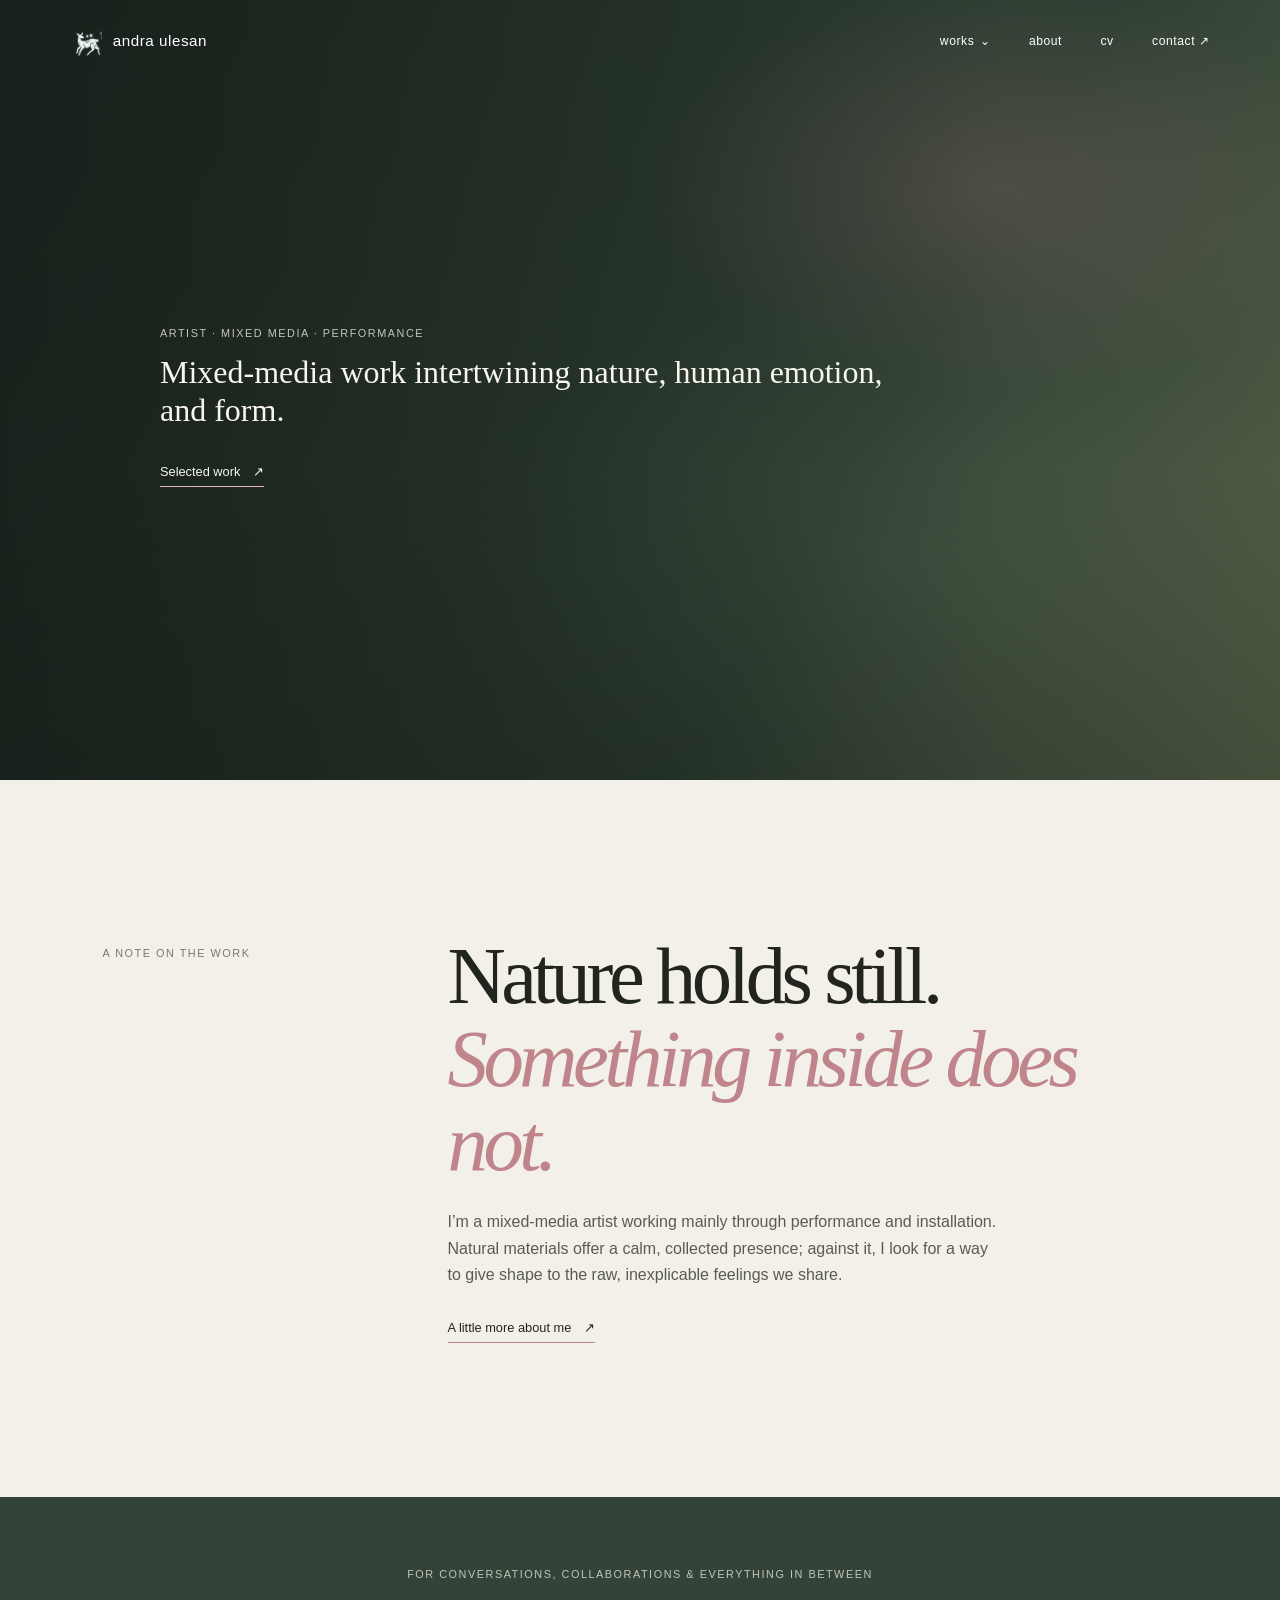
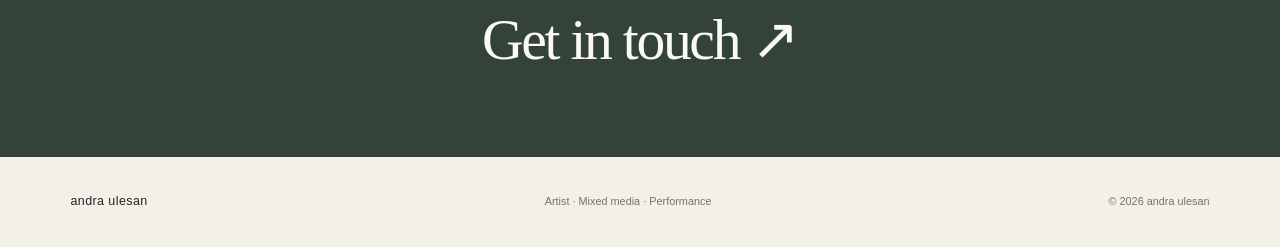
<file: index.html>
<!DOCTYPE html>
<html lang="en">
<head>
  <meta charset="UTF-8">
  <meta name="viewport" content="width=device-width, initial-scale=1">
  <meta name="description" content="Andra Ulesan is a mixed-media artist working with performance, installation, and natural materials.">
  <title>andra ulesan — artist &amp; maker</title>
  <link rel="stylesheet" href="style.css">
</head>
<body>

<nav class="site-nav site-nav-over-hero" aria-label="Main navigation">
  <a class="brand" href="index.html" aria-label="andra ulesan — home"><img class="brand-icon" src="media/fawn-logo-transparent.png" alt=""><span class="brand-name">andra ulesan</span></a>
  <ul>
    <li class="works-nav-item">
      <details class="works-dropdown">
        <summary>works</summary>
        <ul class="works-menu">
          <li><a href="projects.html">All works</a></li>
          <li><a href="painting.html">Painting</a></li>
          <li><a href="printmaking-drawing.html">Printmaking and Drawing</a></li>
          <li><a href="installation-performance.html">Installation and Performance</a></li>
          <li><a href="mixed-media.html">Mixed Media</a></li>
        </ul>
      </details>
    </li>
    <li><a href="about.html">about</a></li>
    <li><a href="cv.html">cv</a></li>
    <li><a href="contact.html">contact <span aria-hidden="true">↗</span></a></li>
  </ul>
</nav>

<header class="hero">
  <video class="hero-video" autoplay muted loop playsinline aria-hidden="true">
    <source src="media/branches-banner.mp4" type="video/mp4">
  </video>
  <div class="hero-shade"></div>
  <div class="hero-content">
    <p class="eyebrow">Artist · mixed media · performance</p>
    <p class="hero-line">Mixed-media work intertwining nature, human emotion, and form.</p>
    <a class="text-link text-link-light" href="projects.html">Selected work <span aria-hidden="true">↗</span></a>
  </div>
</header>

<main>
  <section class="statement section-shell">
    <p class="eyebrow section-label">A note on the work</p>
    <div class="statement-copy">
      <h2>Nature holds still.<br><em>Something inside does not.</em></h2>
      <p>I’m a mixed-media artist working mainly through performance and installation. Natural materials offer a calm, collected presence; against it, I look for a way to give shape to the raw, inexplicable feelings we share.</p>
      <a class="text-link" href="about.html">A little more about me <span aria-hidden="true">↗</span></a>
    </div>
  </section>

  <section class="closing-note">
    <p class="eyebrow">For conversations, collaborations &amp; everything in between</p>
    <a href="contact.html">Get in touch <span aria-hidden="true">↗</span></a>
  </section>
</main>

<footer class="site-footer"><a class="footer-name" href="index.html">andra ulesan</a><span>Artist · Mixed media · Performance</span><span>&copy; 2026 andra ulesan</span></footer>

</body>
</html>
</file>
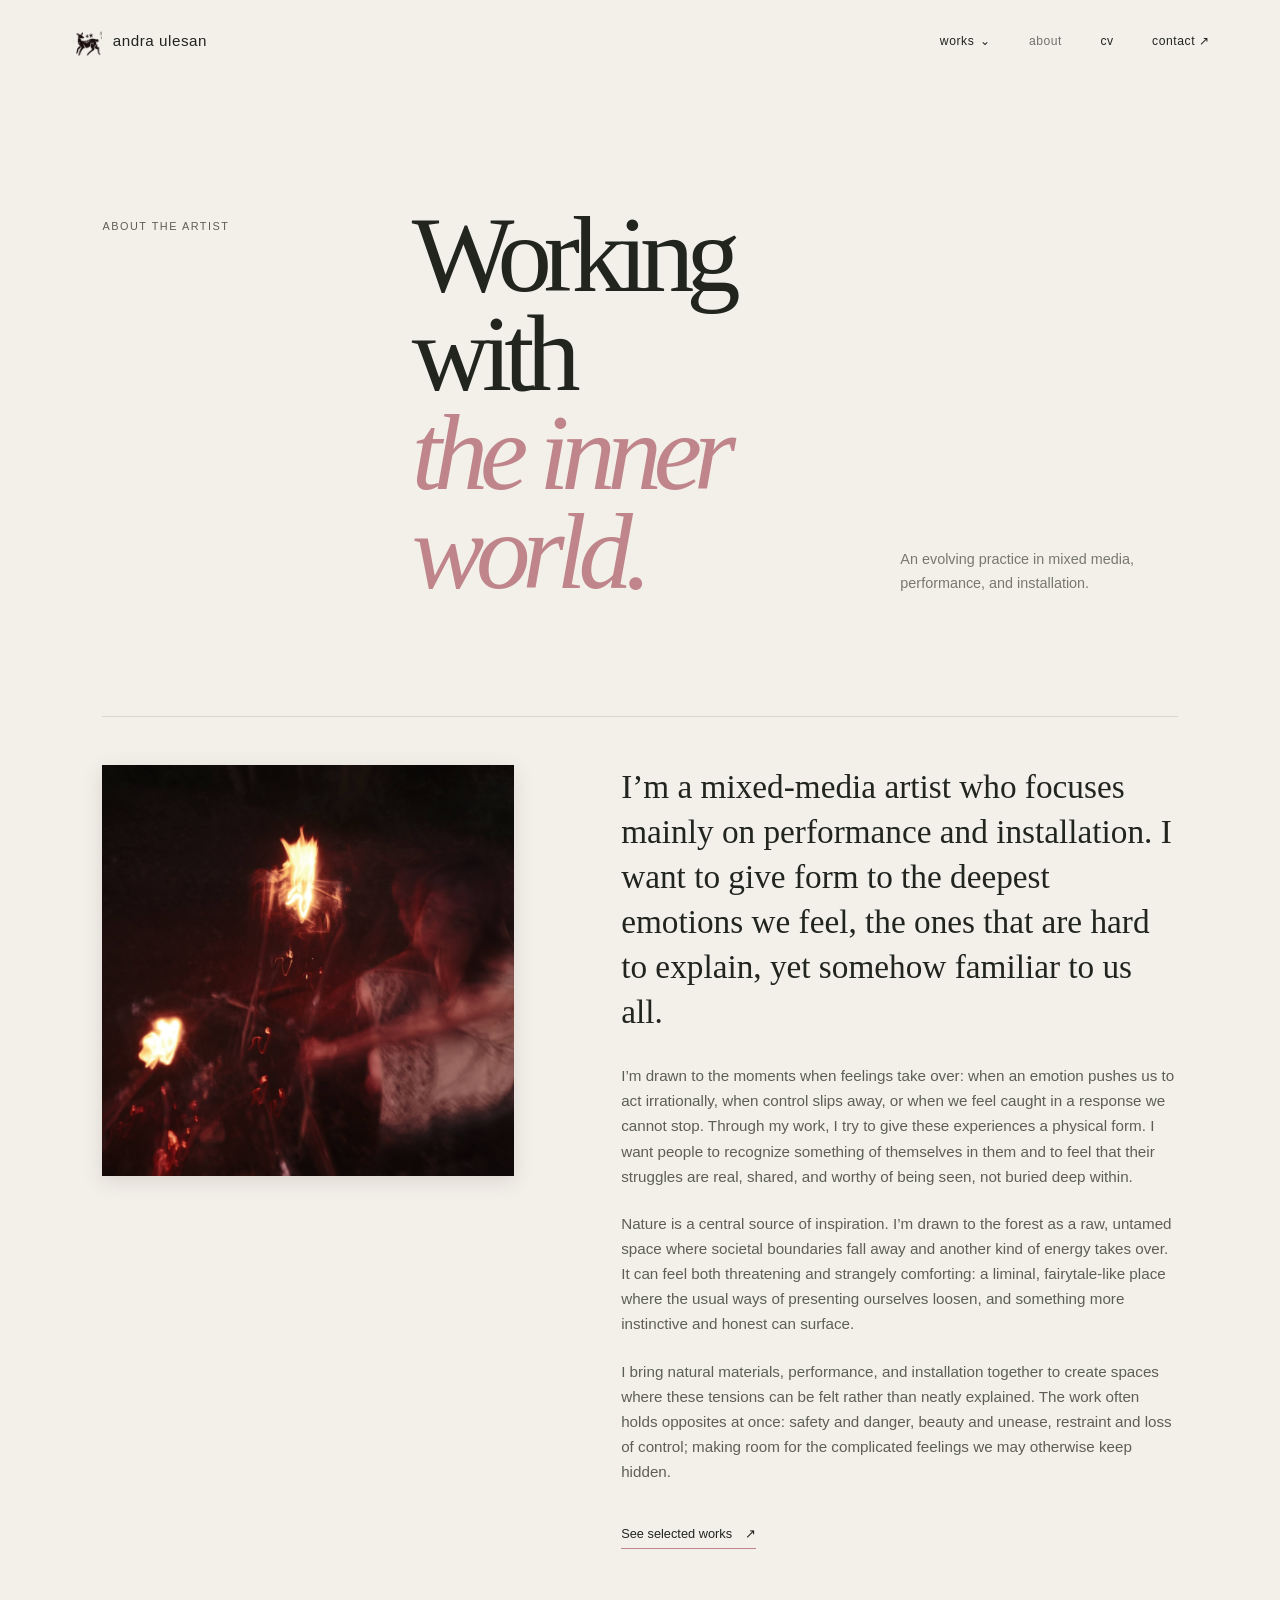
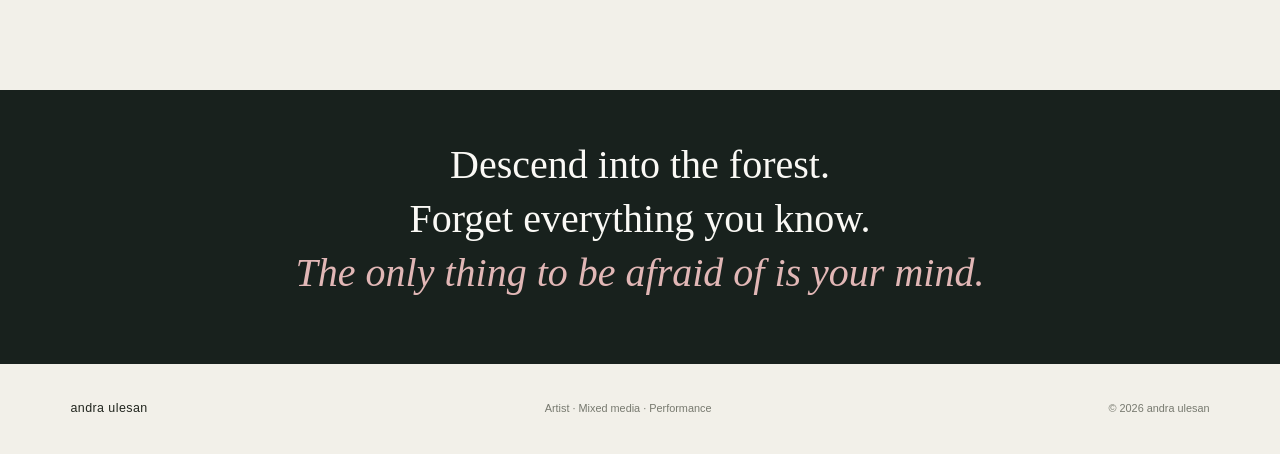
<file: about.html>
<!DOCTYPE html>
<html lang="en">
<head>
  <meta charset="UTF-8">
  <meta name="viewport" content="width=device-width, initial-scale=1">
  <meta name="description" content="About Andra Ulesan and an artistic practice exploring emotional intensity, performance, and the untamed energy of nature.">
  <title>About — andra ulesan</title>
  <link rel="stylesheet" href="style.css">
</head>
<body class="forest-descent-page">

<nav class="site-nav" aria-label="Main navigation">
  <a class="brand" href="index.html" aria-label="andra ulesan — home"><img class="brand-icon" src="media/fawn-logo-transparent.png" alt=""><span class="brand-name">andra ulesan</span></a>
  <ul>
    <li class="works-nav-item">
      <details class="works-dropdown">
        <summary>works</summary>
        <ul class="works-menu">
          <li><a href="projects.html">All works</a></li>
          <li><a href="painting.html">Painting</a></li>
          <li><a href="printmaking-drawing.html">Printmaking and Drawing</a></li>
          <li><a href="installation-performance.html">Installation and Performance</a></li>
          <li><a href="mixed-media.html">Mixed Media</a></li>
        </ul>
      </details>
    </li>
    <li><a href="about.html" aria-current="page">about</a></li>
    <li><a href="cv.html">cv</a></li>
    <li><a href="contact.html">contact <span aria-hidden="true">↗</span></a></li>
  </ul>
</nav>

<main class="page-main">
  <header class="page-intro">
    <p class="eyebrow">About the artist</p>
    <h1>Working with<br><em>the inner world.</em></h1>
    <p class="page-deck">An evolving practice in mixed media, performance, and installation.</p>
  </header>

  <section class="about-layout">
    <figure class="about-portrait">
      <img src="media/Photoshoots/IMG-20260605-WA0065.jpg" alt="Andra among branches in a firelit forest, from the Creature of The Woods photoshoot." loading="lazy">
    </figure>
    <div class="about-copy">
      <p class="about-lead">I’m a mixed-media artist who focuses mainly on performance and installation. I want to give form to the deepest emotions we feel, the ones that are hard to explain, yet somehow familiar to us all.</p>
      <p>I’m drawn to the moments when feelings take over: when an emotion pushes us to act irrationally, when control slips away, or when we feel caught in a response we cannot stop. Through my work, I try to give these experiences a physical form. I want people to recognize something of themselves in them and to feel that their struggles are real, shared, and worthy of being seen, not buried deep within.</p>
      <p>Nature is a central source of inspiration. I’m drawn to the forest as a raw, untamed space where societal boundaries fall away and another kind of energy takes over. It can feel both threatening and strangely comforting: a liminal, fairytale-like place where the usual ways of presenting ourselves loosen, and something more instinctive and honest can surface.</p>
      <p>I bring natural materials, performance, and installation together to create spaces where these tensions can be felt rather than neatly explained. The work often holds opposites at once: safety and danger, beauty and unease, restraint and loss of control; making room for the complicated feelings we may otherwise keep hidden.</p>
      <a class="text-link" href="projects.html">See selected works <span aria-hidden="true">↗</span></a>
    </div>
  </section>
</main>

<section class="closing-note">
  <p class="forest-slogan">Descend into the forest.<br>Forget everything you know.<br><em>The only thing to be afraid of is your mind.</em></p>
</section>
<footer class="site-footer"><a class="footer-name" href="index.html">andra ulesan</a><span>Artist · Mixed media · Performance</span><span>&copy; 2026 andra ulesan</span></footer>

<script>
  (() => {
    let framePending = false;

    const updateForestDescent = () => {
      const scrollableDistance = document.documentElement.scrollHeight - window.innerHeight;
      const progress = scrollableDistance > 0 ? Math.min(window.scrollY / scrollableDistance, 1) : 0;
      document.body.style.setProperty("--forest-descent", `${(progress * 100).toFixed(1)}%`);
      framePending = false;
    };

    window.addEventListener("scroll", () => {
      if (!framePending) {
        window.requestAnimationFrame(updateForestDescent);
        framePending = true;
      }
    }, { passive: true });
    window.addEventListener("resize", updateForestDescent);
    updateForestDescent();
  })();
</script>

</body>
</html>
</file>
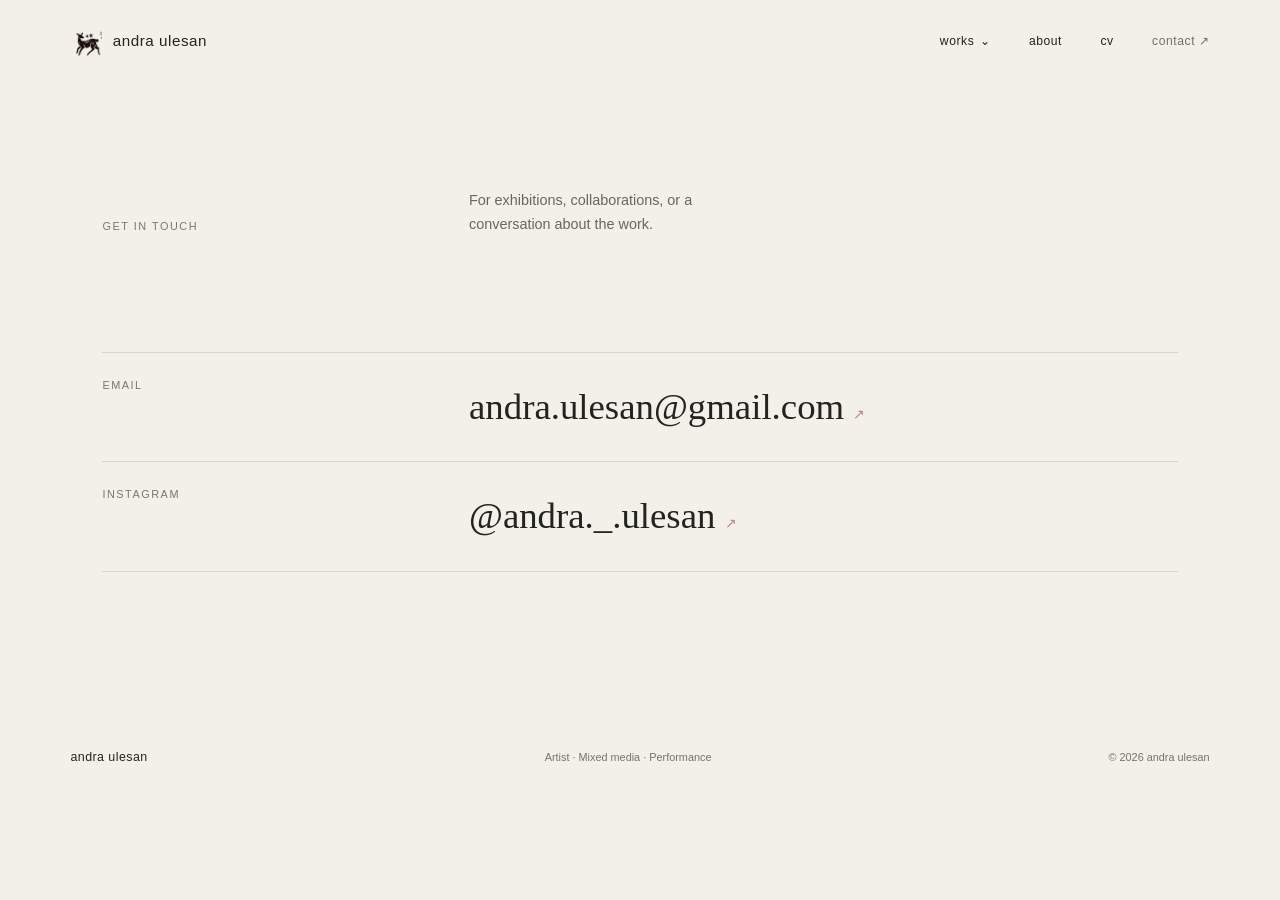
<file: contact.html>
<!DOCTYPE html>
<html lang="en">
<head>
  <meta charset="UTF-8">
  <meta name="viewport" content="width=device-width, initial-scale=1">
  <meta name="description" content="Contact Andra Ulesan about exhibitions, collaborations, and projects.">
  <title>Contact — andra ulesan</title>
  <link rel="stylesheet" href="style.css">
</head>
<body>

<nav class="site-nav" aria-label="Main navigation">
  <a class="brand" href="index.html" aria-label="andra ulesan — home"><img class="brand-icon" src="media/fawn-logo-transparent.png" alt=""><span class="brand-name">andra ulesan</span></a>
  <ul>
    <li class="works-nav-item">
      <details class="works-dropdown">
        <summary>works</summary>
        <ul class="works-menu">
          <li><a href="projects.html">All works</a></li>
          <li><a href="painting.html">Painting</a></li>
          <li><a href="printmaking-drawing.html">Printmaking and Drawing</a></li>
          <li><a href="installation-performance.html">Installation and Performance</a></li>
          <li><a href="mixed-media.html">Mixed Media</a></li>
        </ul>
      </details>
    </li>
    <li><a href="about.html">about</a></li>
    <li><a href="cv.html">cv</a></li>
    <li><a href="contact.html" aria-current="page">contact <span aria-hidden="true">↗</span></a></li>
  </ul>
</nav>

<main class="page-main contact-page">
  <header class="page-intro">
    <p class="eyebrow">Get in touch</p>
    <p class="page-deck">For exhibitions, collaborations, or a conversation about the work.</p>
  </header>
  <div class="contact-links">
    <a href="mailto:andra.ulesan@gmail.com"><span class="eyebrow">Email</span><span>andra.ulesan@gmail.com <span aria-hidden="true">↗</span></span></a>
    <a href="https://instagram.com/andra._.ulesan"><span class="eyebrow">Instagram</span><span>@andra._.ulesan <span aria-hidden="true">↗</span></span></a>
  </div>
</main>

<footer class="site-footer"><a class="footer-name" href="index.html">andra ulesan</a><span>Artist · Mixed media · Performance</span><span>&copy; 2026 andra ulesan</span></footer>

</body>
</html>
</file>
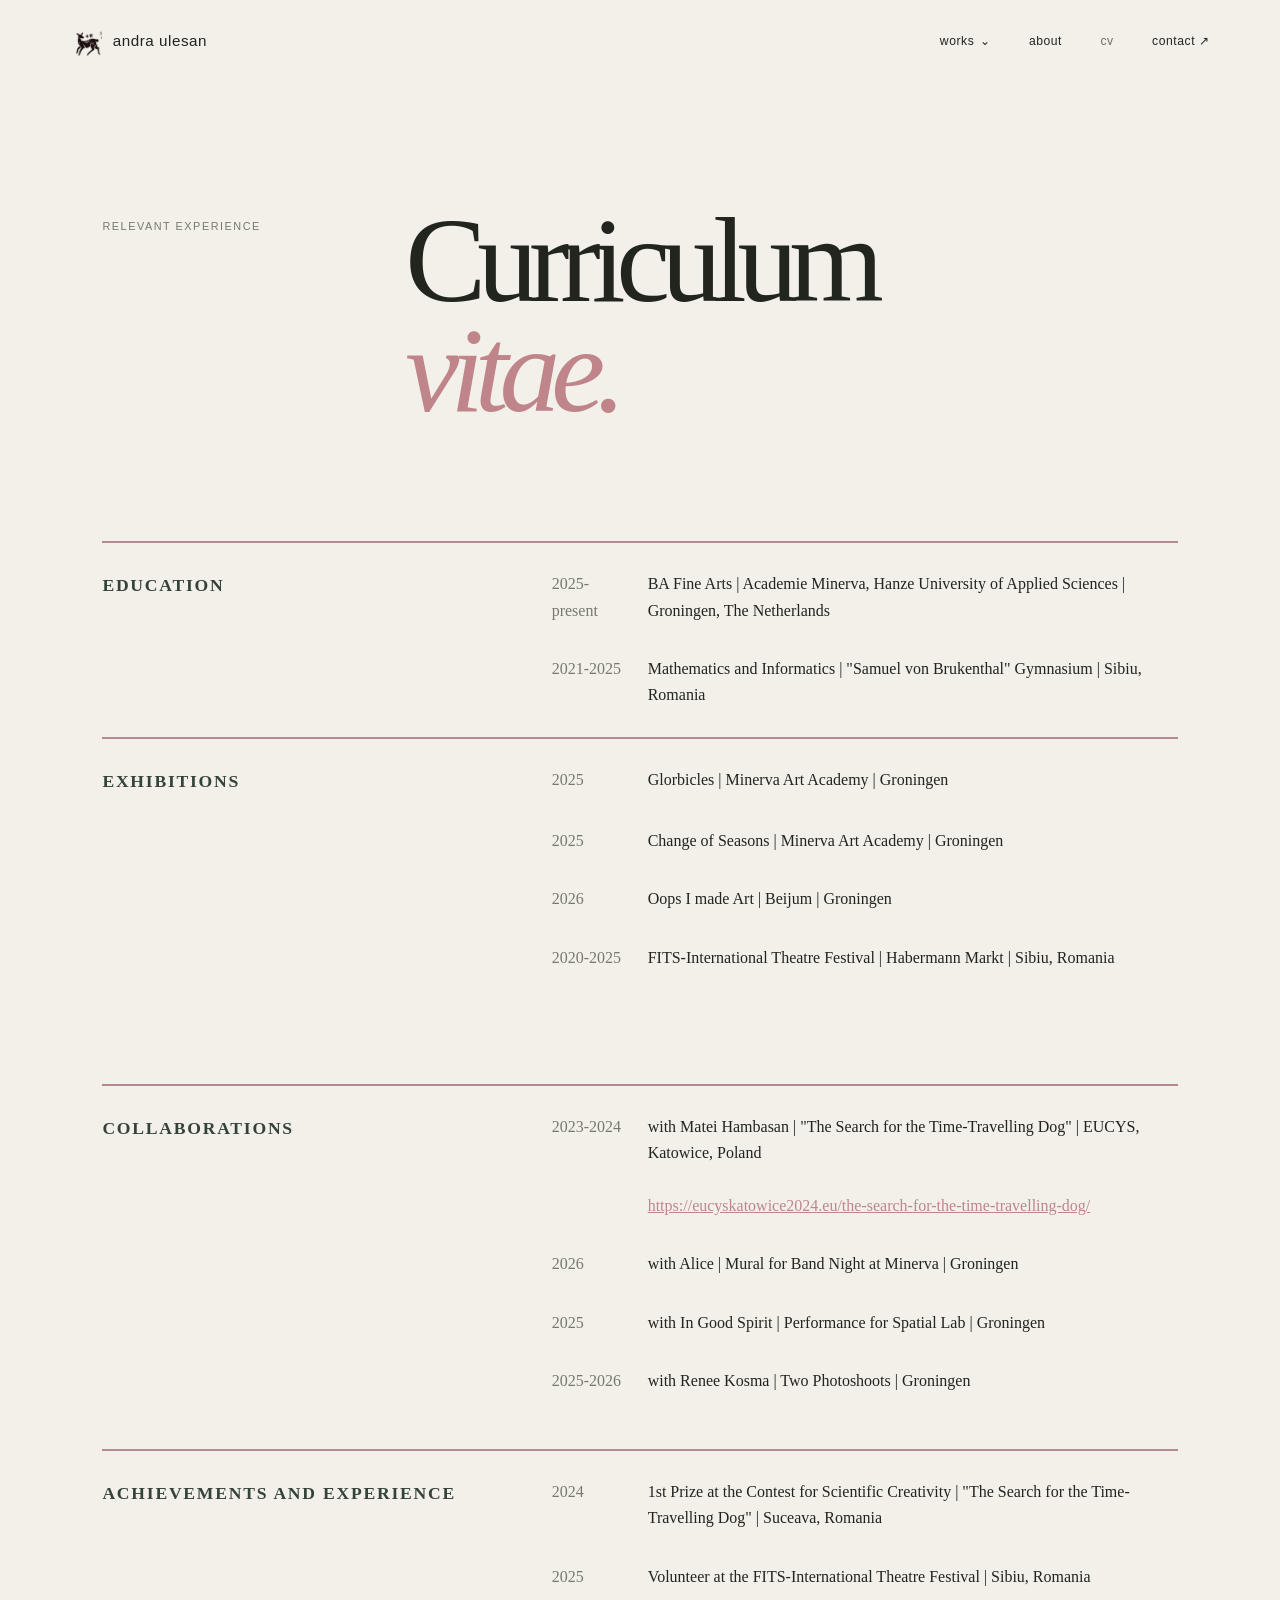
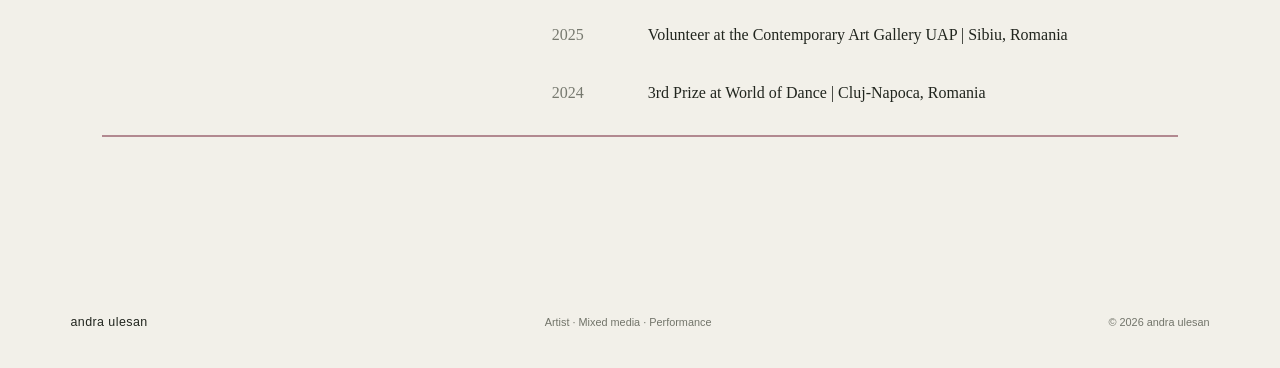
<file: cv.html>
<!DOCTYPE html>
<html lang="en">
<head>
  <meta charset="UTF-8">
  <meta name="viewport" content="width=device-width, initial-scale=1">
  <meta name="description" content="Curriculum vitae for Andra Ulesan.">
  <title>CV — andra ulesan</title>
  <link rel="stylesheet" href="style.css">
</head>
<body>

<nav class="site-nav" aria-label="Main navigation">
  <a class="brand" href="index.html" aria-label="andra ulesan — home"><img class="brand-icon" src="media/fawn-logo-transparent.png" alt=""><span class="brand-name">andra ulesan</span></a>
  <ul>
    <li class="works-nav-item">
      <details class="works-dropdown">
        <summary>works</summary>
        <ul class="works-menu">
          <li><a href="projects.html">All works</a></li>
          <li><a href="painting.html">Painting</a></li>
          <li><a href="printmaking-drawing.html">Printmaking and Drawing</a></li>
          <li><a href="installation-performance.html">Installation and Performance</a></li>
          <li><a href="mixed-media.html">Mixed Media</a></li>
        </ul>
      </details>
    </li>
    <li><a href="about.html">about</a></li>
    <li><a href="cv.html" aria-current="page">cv</a></li>
    <li><a href="contact.html">contact <span aria-hidden="true">↗</span></a></li>
  </ul>
</nav>

<main class="page-main">
  <header class="page-intro">
    <p class="eyebrow">Relevant experience</p>
    <h1>Curriculum<br><em>vitae.</em></h1>
  </header>

  <div class="cv-list">
    <section class="cv-section">
      <h2 class="cv-section-title">Education</h2>
      <ul><li><span>2025-present</span><span>BA Fine Arts | Academie Minerva, Hanze University of Applied Sciences | Groningen, The Netherlands</span></li></ul>
      <br>
      <ul><li><span>2021-2025</span><span>Mathematics and Informatics | "Samuel von Brukenthal" Gymnasium | Sibiu, Romania</span></li></ul>
    </section>
    <section class="cv-section">
      <h2 class="cv-section-title">Exhibitions</h2>
      <ul><li><span>2025</span><span>Glorbicles | Minerva Art Academy | Groningen</span></li></ul>
      <br>
      <ul><li><span>2025</span><span>Change of Seasons | Minerva Art Academy | Groningen</span></li></ul>
      </br>
      <ul><li><span>2026</span><span>Oops I made Art | Beijum |   Groningen</span></li></ul>
      <br>
      <br><ul><li><span>2020-2025</span><span>FITS-International Theatre Festival | Habermann Markt | Sibiu, Romania</span></li></ul>
      </br>  
    </section>
    <section class="cv-section">
      <h2 class="cv-section-title">Collaborations</h2>
      <ul><li><span>2023-2024</span><span>with Matei Hambasan | "The Search for the Time-Travelling Dog" | EUCYS, Katowice, Poland <br><br> <a class="cv-link" href="https://eucyskatowice2024.eu/the-search-for-the-time-travelling-dog/" target="_blank" rel="noopener noreferrer">https://eucyskatowice2024.eu/the-search-for-the-time-travelling-dog/</a></span></li></ul>
      <br>
      <ul><li><span>2026</span><span>with Alice | Mural for Band Night at Minerva | Groningen</span></li></ul>
      <br>
      <ul><li><span>2025</span><span>with In Good Spirit | Performance for Spatial Lab | Groningen</span></li></ul>
      </br>
      <br><ul><li><span>2025-2026</span><span>with Renee Kosma | Two Photoshoots | Groningen</span></li></ul>
    </section>
    <section class="cv-section">
      <h2 class="cv-section-title">Achievements and Experience</h2>
      <ul><li><span>2024</span><span>1st Prize at the Contest for Scientific Creativity | "The Search for the Time-Travelling Dog" | Suceava, Romania</span></li></ul>
      <br>
      <ul><li><span>2025</span><span>Volunteer at the FITS-International Theatre Festival | Sibiu, Romania</span></li></ul>
      <br>
      <ul><li><span>2025</span><span>Volunteer at the Contemporary Art Gallery UAP | Sibiu, Romania</span></li></ul>
      <br>
      <ul><li><span>2024</span><span>3rd Prize at World of Dance | Cluj-Napoca, Romania</span></li></ul>
    </section>
  </div>
</main>

<footer class="site-footer"><a class="footer-name" href="index.html">andra ulesan</a><span>Artist · Mixed media · Performance</span><span>&copy; 2026 andra ulesan</span></footer>

</body>
</html>
</file>
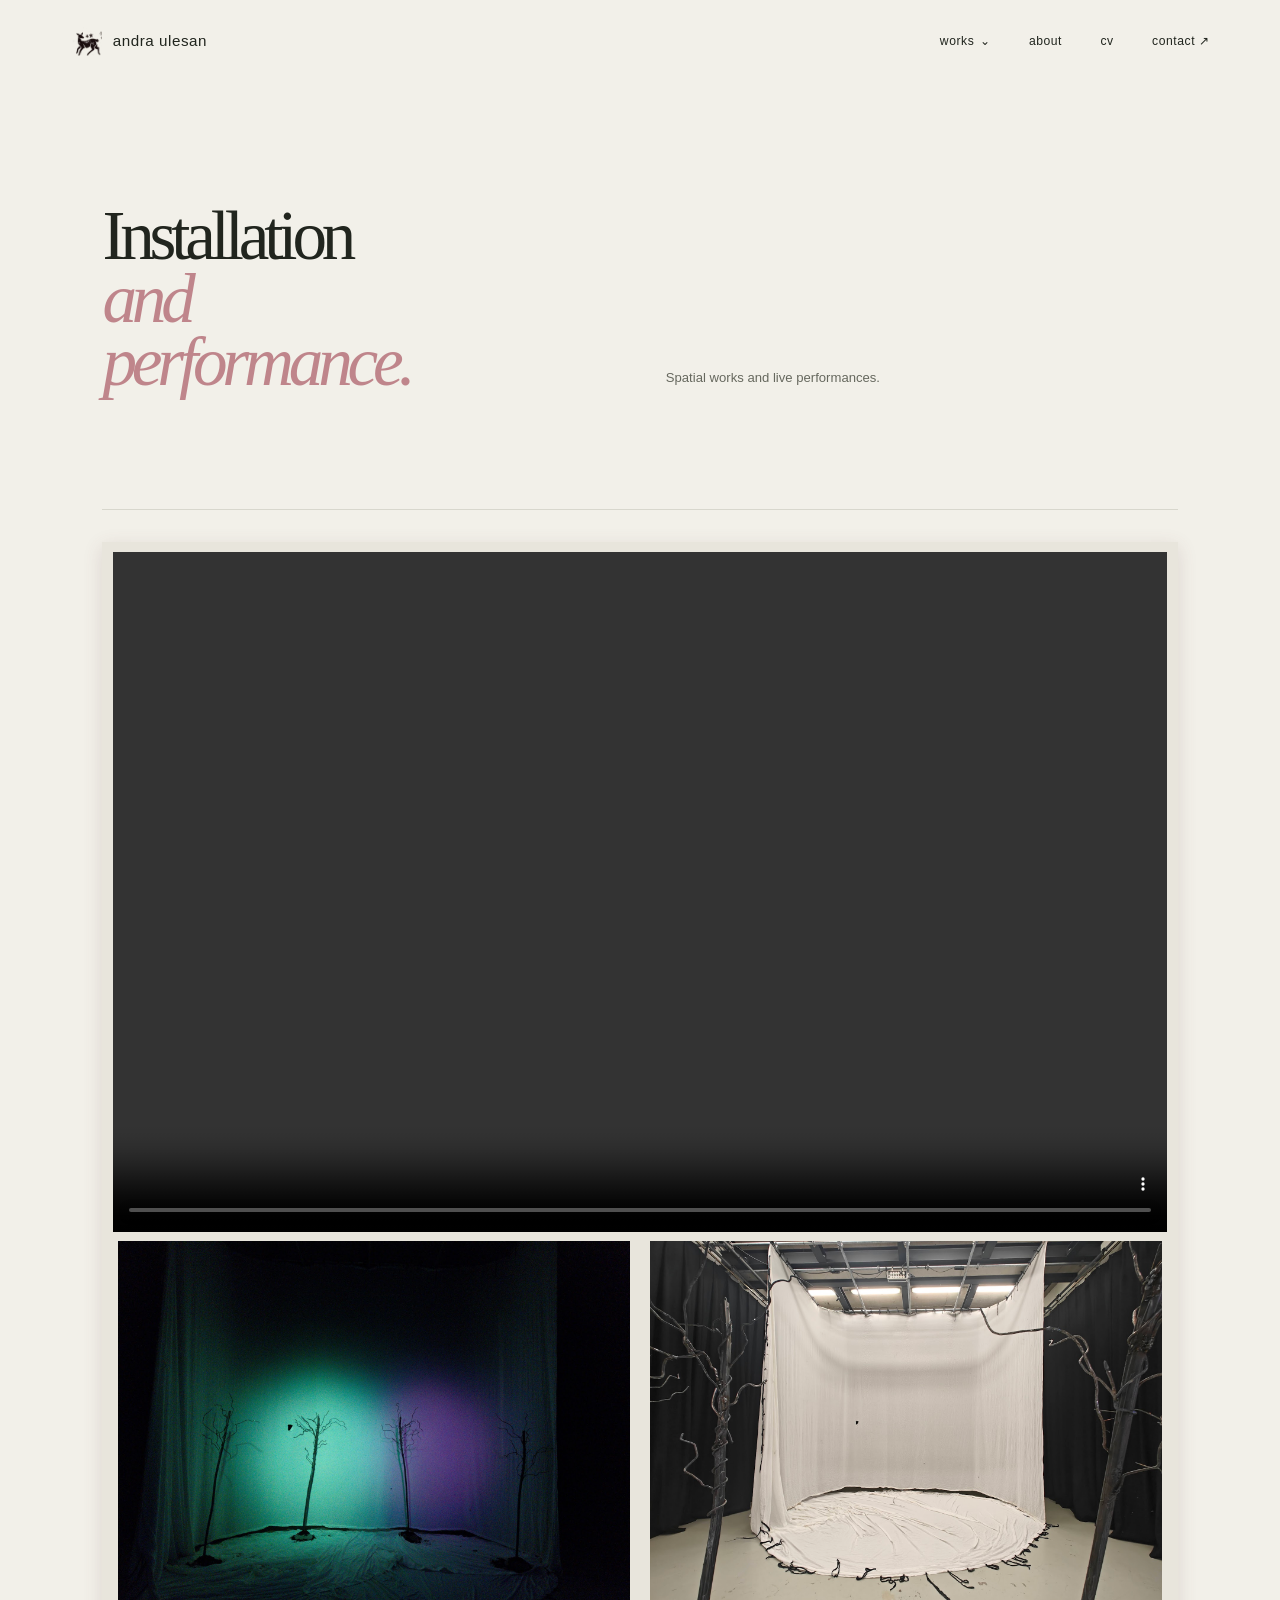
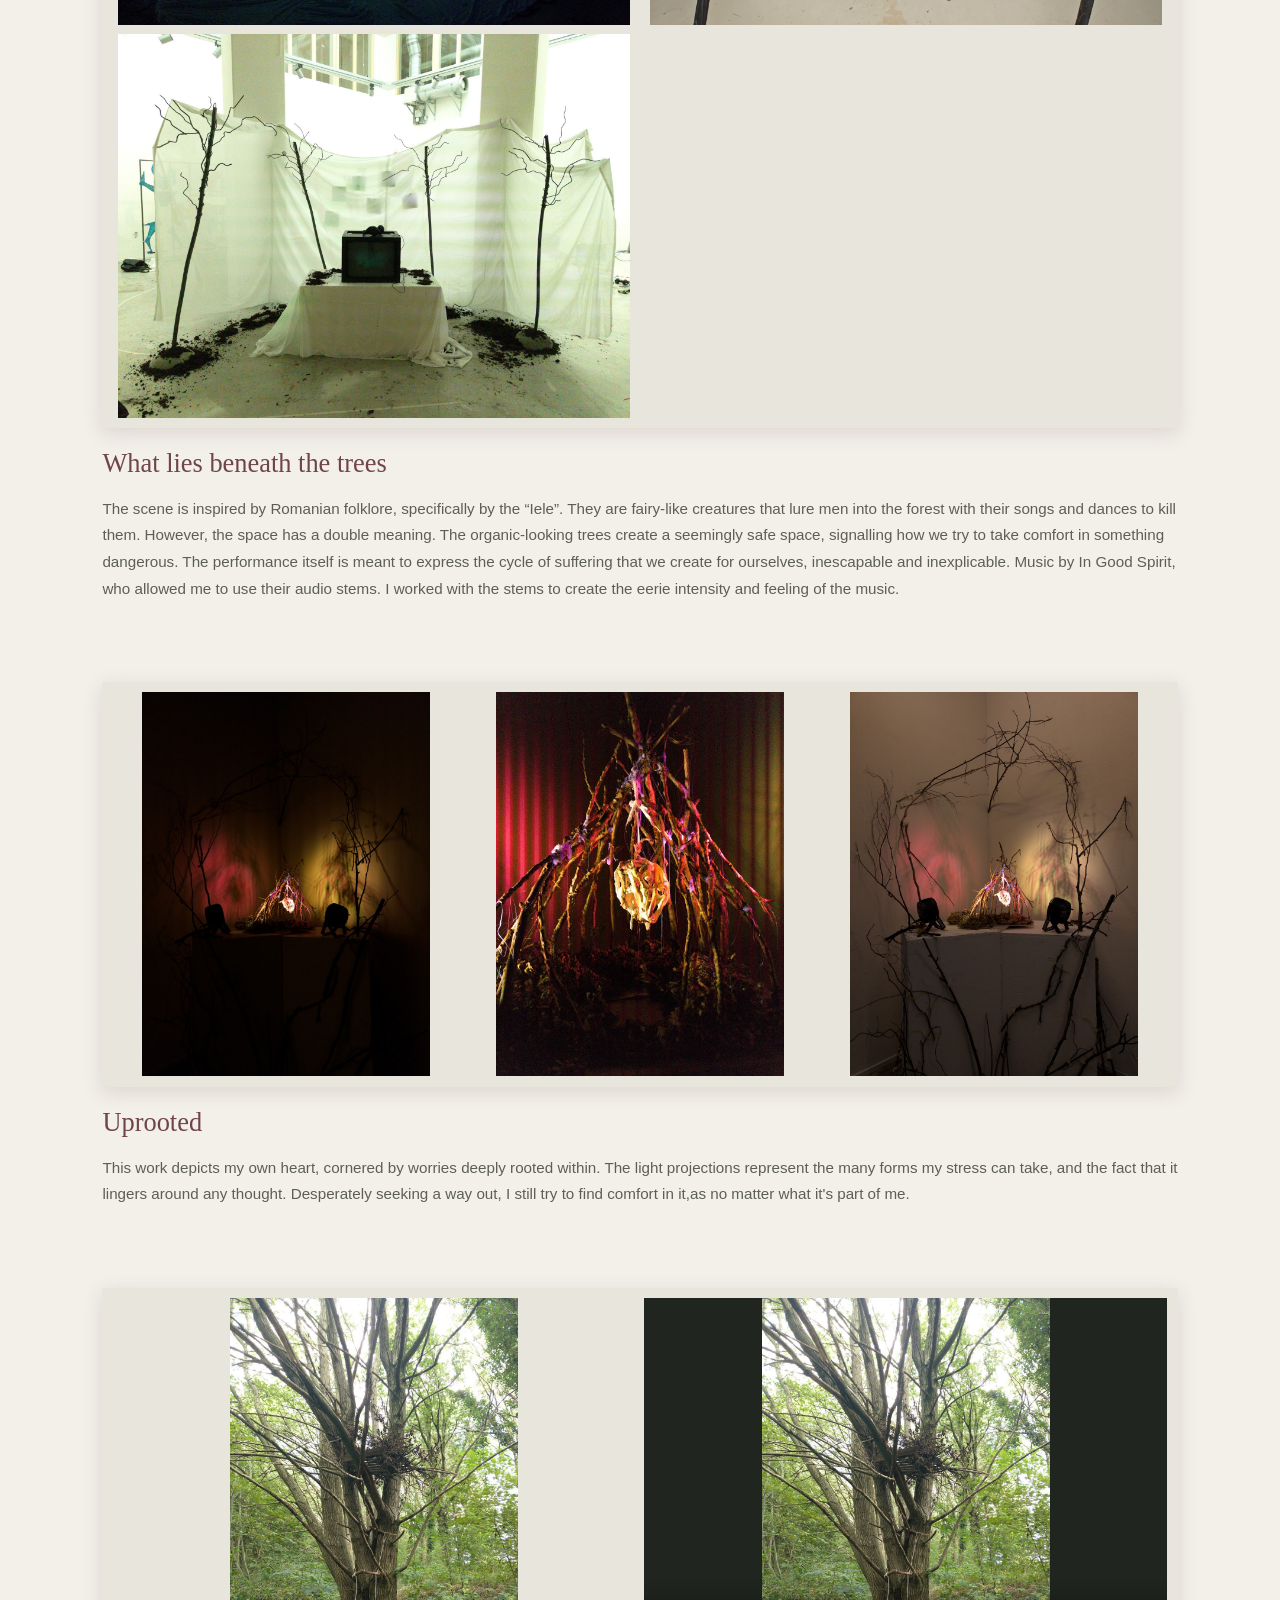
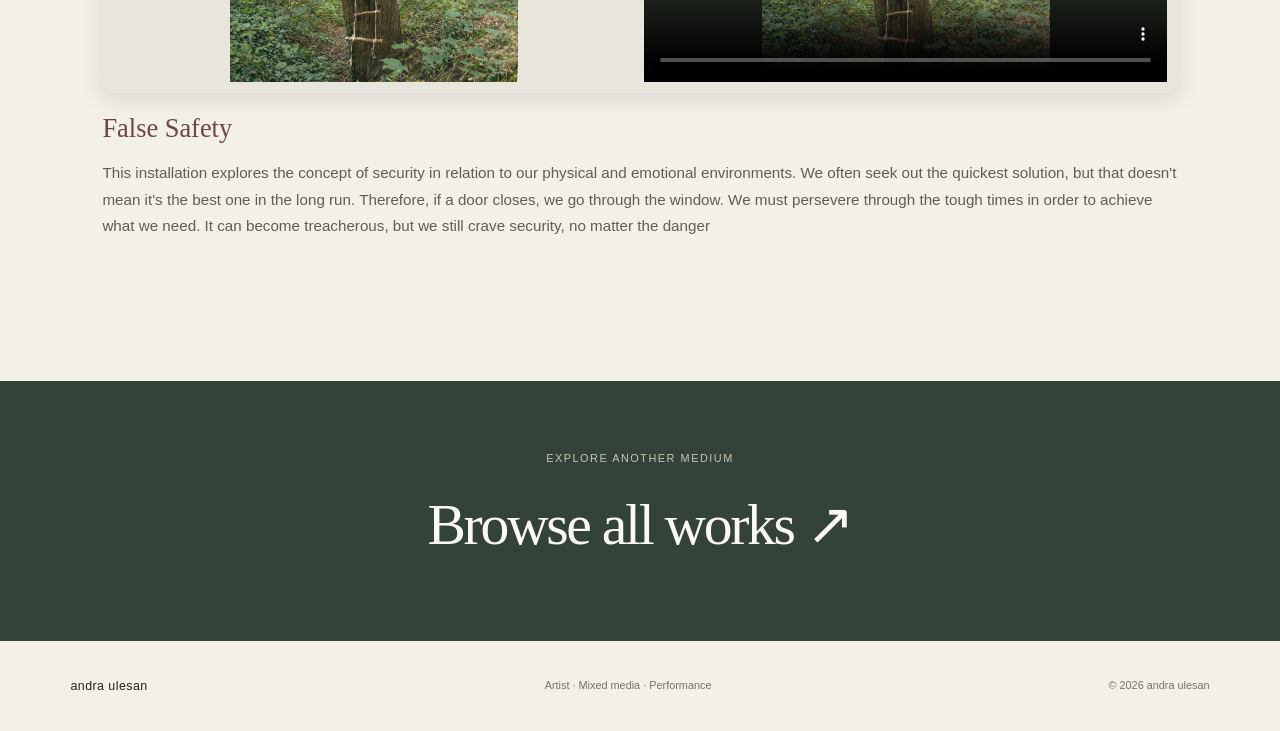
<file: installation-performance.html>
<!DOCTYPE html>
<html lang="en">
<head>
  <meta charset="UTF-8">
  <meta name="viewport" content="width=device-width, initial-scale=1">
  <meta name="description" content="Installations and performance works by Andra Ulesan.">
  <title>Installation and Performance — andra ulesan</title>
  <link rel="stylesheet" href="style.css">
</head>
<body class="portfolio-page">

<nav class="site-nav" aria-label="Main navigation">
  <a class="brand" href="index.html" aria-label="andra ulesan — home"><img class="brand-icon" src="media/fawn-logo-transparent.png" alt=""><span class="brand-name">andra ulesan</span></a>
  <ul>
    <li class="works-nav-item">
      <details class="works-dropdown">
        <summary aria-current="page">works</summary>
        <ul class="works-menu">
          <li><a href="projects.html">All works</a></li>
          <li><a href="painting.html">Painting</a></li>
          <li><a href="printmaking-drawing.html">Printmaking and Drawing</a></li>
          <li><a href="installation-performance.html" aria-current="page">Installation and Performance</a></li>
          <li><a href="mixed-media.html">Mixed Media</a></li>
        </ul>
      </details>
    </li>
    <li><a href="about.html">about</a></li>
    <li><a href="cv.html">cv</a></li>
    <li><a href="contact.html">contact <span aria-hidden="true">↗</span></a></li>
  </ul>
</nav>

<main class="page-main">
  <header class="page-intro page-intro-long-title">
    <h1>Installation<br><em>and<br>performance.</em></h1>
    <p class="page-deck">Spatial works and live performances.</p>
  </header>
  <section class="portfolio-gallery installation-gallery" aria-label="Installation and performance projects">
    <article class="portfolio-piece portfolio-piece-wide" id="what-lies-beneath-the-trees">
      <div class="portfolio-images portfolio-images-group portfolio-images-quad">
        <video controls preload="none" playsinline aria-label="Performance video for What lies beneath the trees">
          <source src="media/branches-banner.mp4" type="video/mp4">
        </video>
        <img src="media/install10.jpg" alt="Bare tree forms in a dark installation illuminated with green and violet light." loading="lazy">
        <img src="media/install11.jpg" alt="White fabric space enclosed by organic, tree-like forms." loading="lazy">
        <img src="media/install12.jpg" alt="Tree-like branches and fabric surrounding a central video installation." loading="lazy">
      </div>
      <h2>What lies beneath the trees</h2>
      <p class="project-meta">The scene is inspired by Romanian folklore, specifically by the “Iele”. They are fairy-like creatures that lure men into the forest with their songs and dances to kill them. However, the space has a double meaning. The organic-looking trees create a seemingly safe space, signalling how we try to take comfort in something dangerous. The performance itself is meant to express the cycle of suffering that we create for ourselves, inescapable and inexplicable. Music by In Good Spirit, who allowed me to use their audio stems. I worked with the stems to create the eerie intensity and feeling of the music.</p>
    </article>

    <article class="portfolio-piece portfolio-piece-wide" id="branch-installation">
      <div class="portfolio-images portfolio-images-group">
        <img src="media/install2.jpg" alt="Another view of the branch installation in a dark room." loading="lazy">
        <img src="media/install3.jpg" alt="Closer view of the illuminated branch structure." loading="lazy">
        <img src="media/install1.jpg" alt="Branch installation with a lit central form in a dark room." loading="lazy">

      </div>
      <h2>Uprooted</h2>
      <p class="project-meta">This work depicts my own heart, cornered by worries deeply rooted within.
                                The light projections represent the many forms my stress can take, and the fact that it lingers
                                around any thought. Desperately seeking a way out, I still try to find comfort in it,as no matter what it's part of me.</p>
    </article>

    <article class="portfolio-piece portfolio-piece-wide" id="tree-performance">
      <div class="portfolio-images portfolio-images-group portfolio-images-pair">
        <img src="media/install7.jpg" alt="Outdoor structure built among the branches of a large tree." loading="lazy">
        <video controls preload="none" playsinline poster="media/install7.jpg" aria-label="Performance video paired with the tree installation photograph">
          <source src="media/Performance2.mp4" type="video/mp4">
        </video>
      </div>
      <h2>False Safety</h2>
      <p class="project-meta">This installation explores the concept of security in relation to our physical and emotional environments. We often seek out the quickest solution, but that doesn't mean it's the best one in the long run. Therefore, if a door closes, we go through the window. We must persevere through the tough times in order to achieve what we need. It can become treacherous, but we still crave security, no matter the danger</p>
    </article>
  </section>
</main>

<section class="closing-note">
  <p class="eyebrow">Explore another medium</p>
  <a href="projects.html">Browse all works <span aria-hidden="true">↗</span></a>
</section>
<footer class="site-footer"><a class="footer-name" href="index.html">andra ulesan</a><span>Artist · Mixed media · Performance</span><span>&copy; 2026 andra ulesan</span></footer>

</body>
</html>
</file>
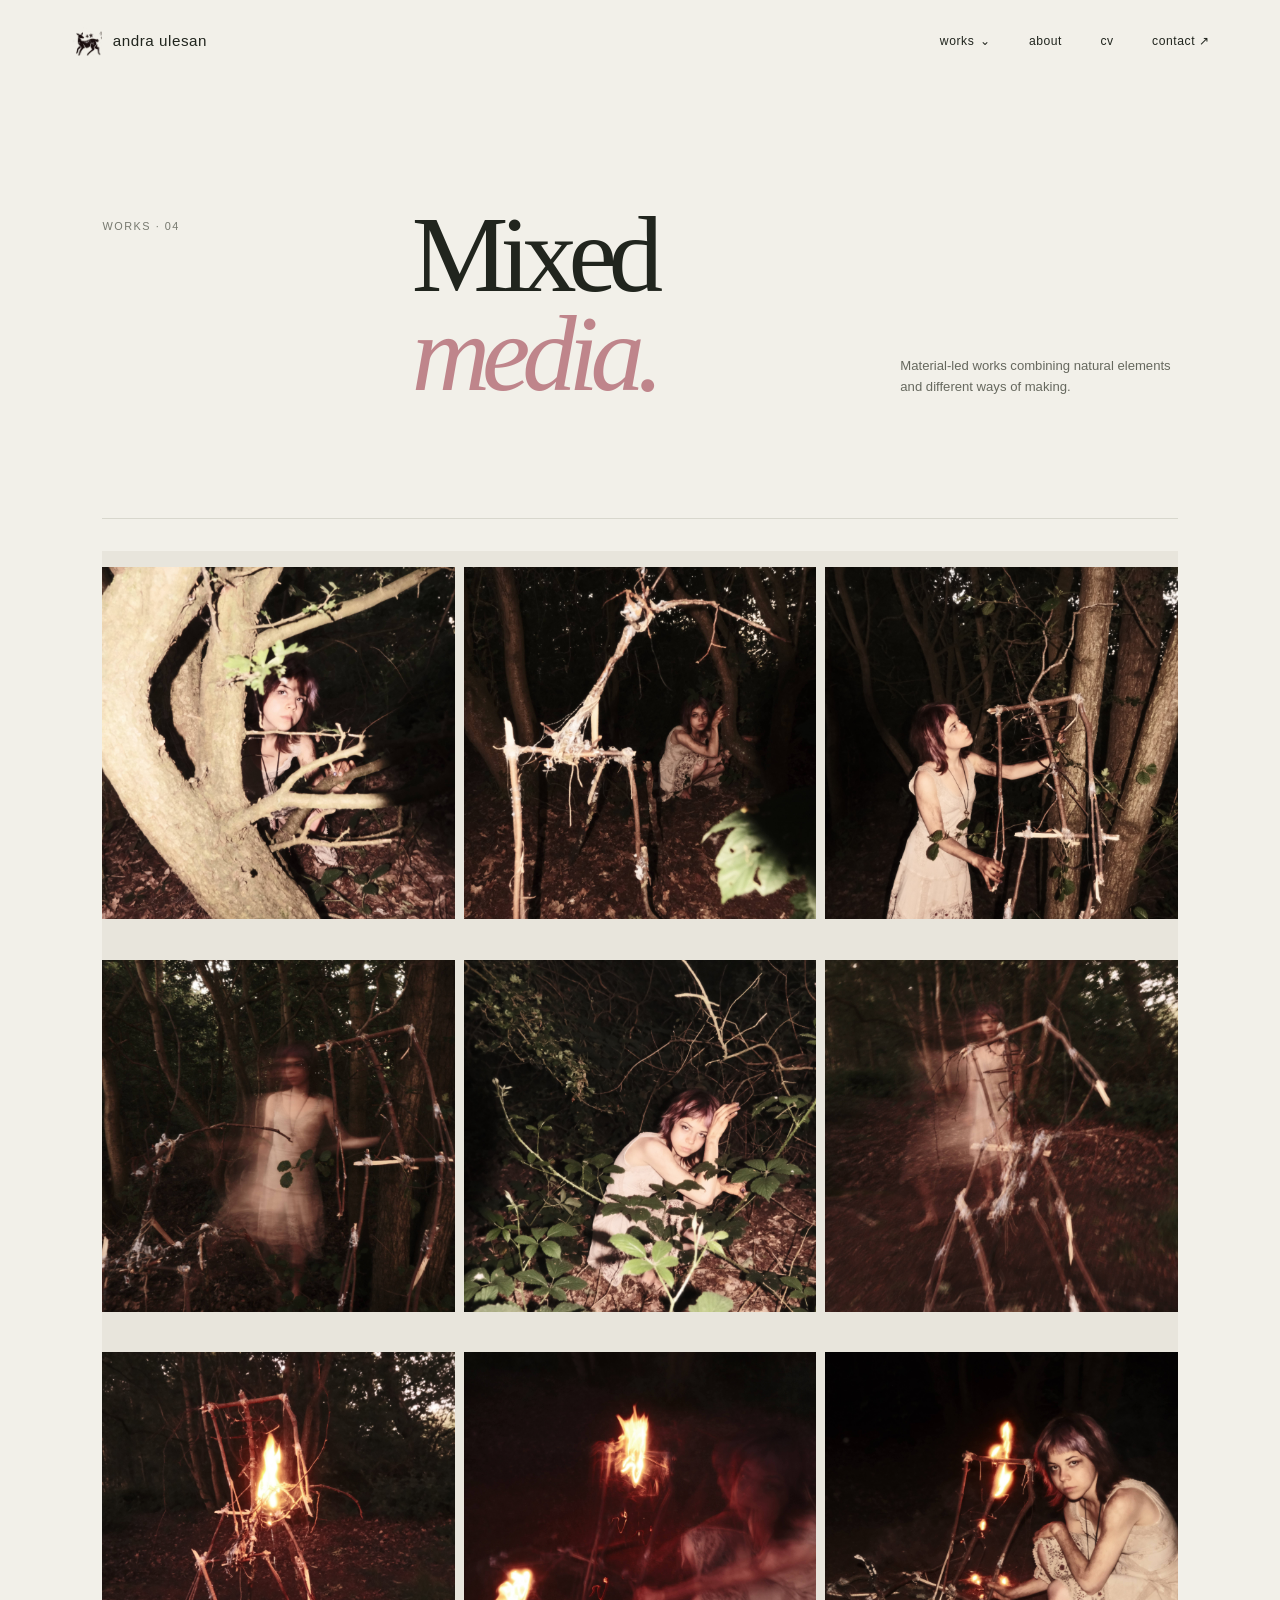
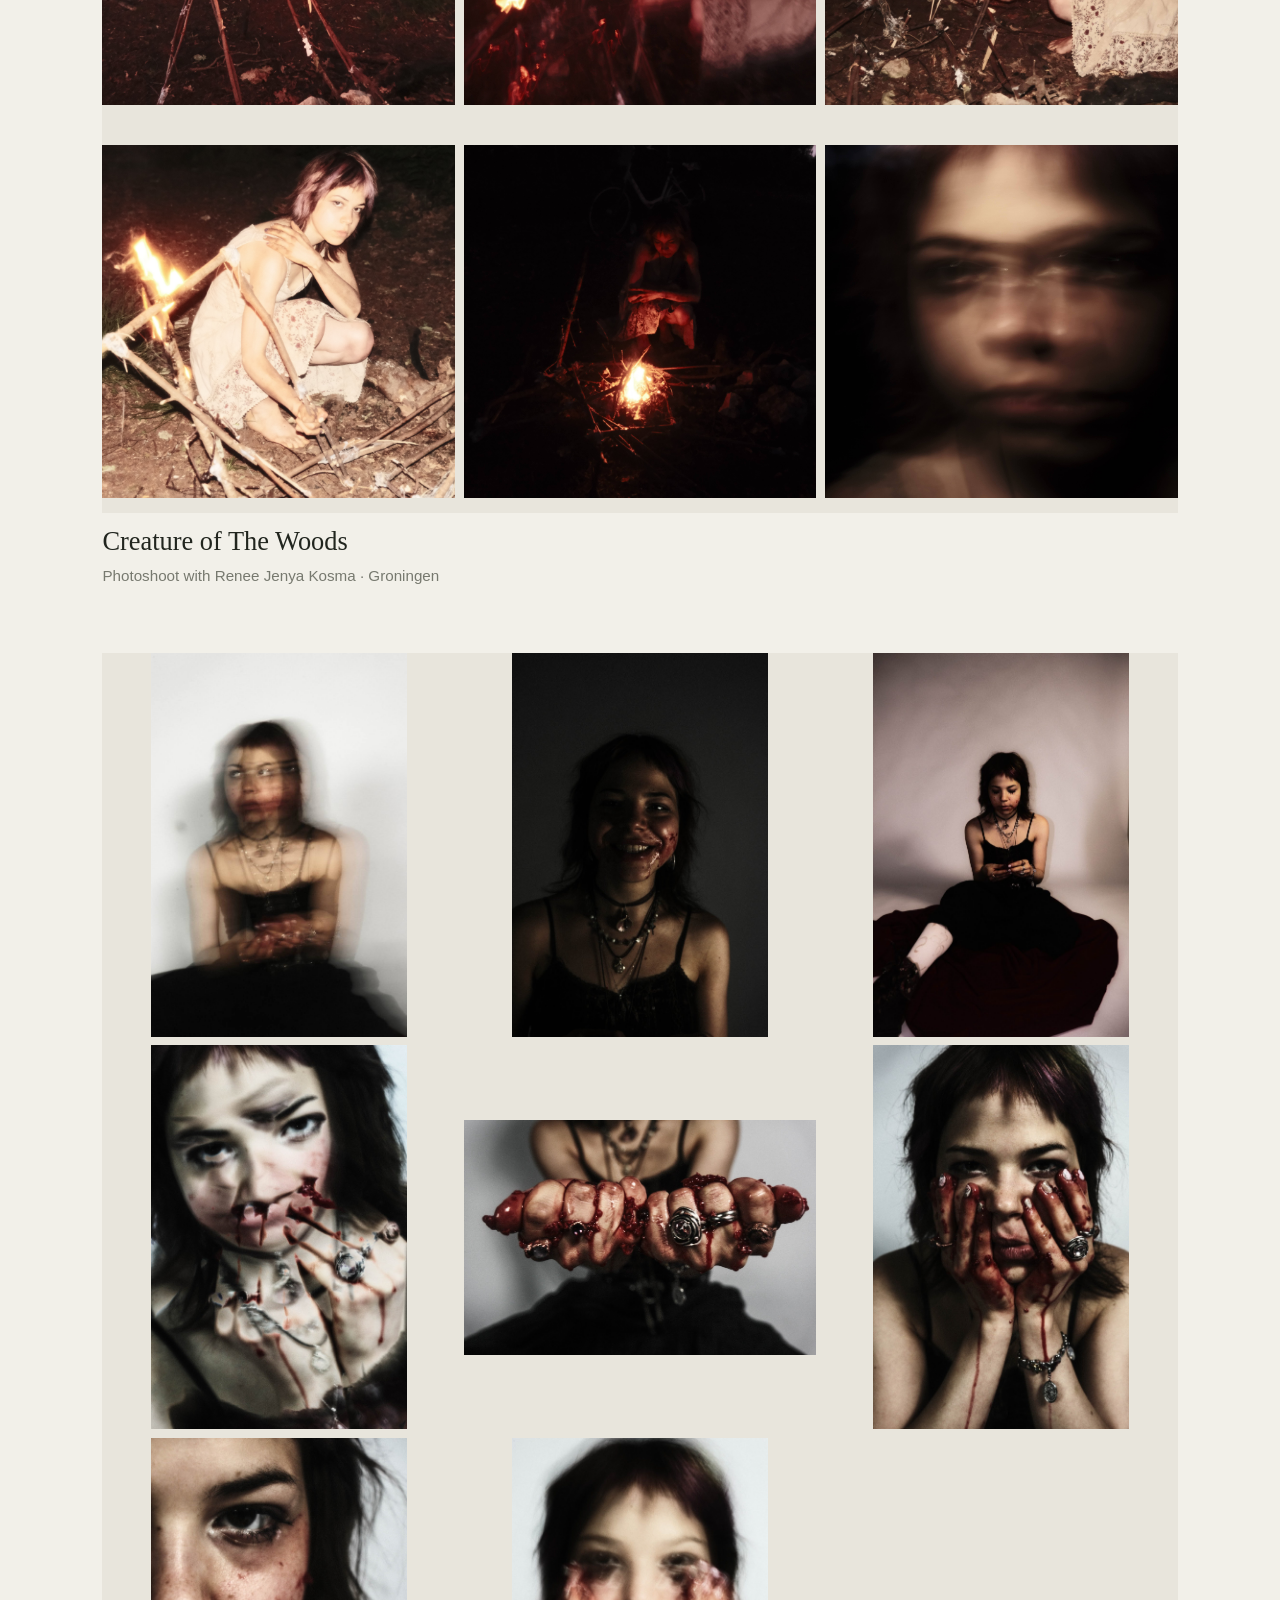
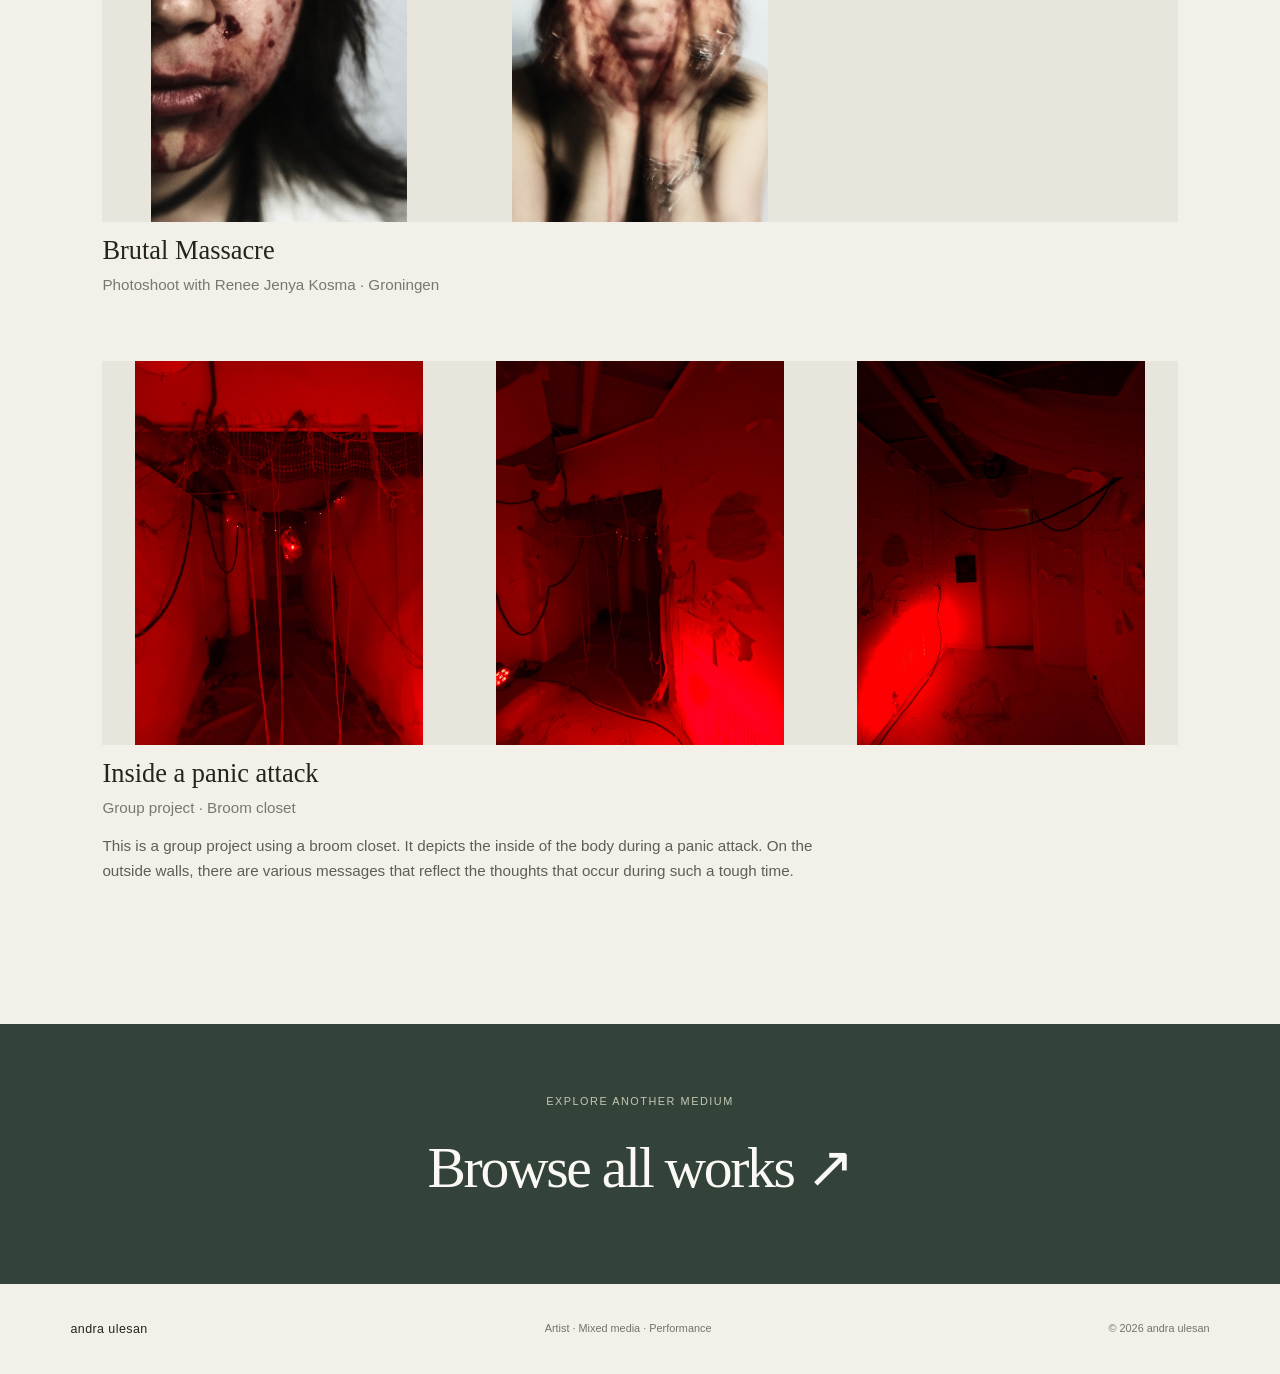
<file: mixed-media.html>
<!DOCTYPE html>
<html lang="en">
<head>
  <meta charset="UTF-8">
  <meta name="viewport" content="width=device-width, initial-scale=1">
  <meta name="description" content="Mixed-media works by Andra Ulesan.">
  <title>Mixed Media — andra ulesan</title>
  <link rel="stylesheet" href="style.css">
</head>
<body class="portfolio-page">

<nav class="site-nav" aria-label="Main navigation">
  <a class="brand" href="index.html" aria-label="andra ulesan — home"><img class="brand-icon" src="media/fawn-logo-transparent.png" alt=""><span class="brand-name">andra ulesan</span></a>
  <ul>
    <li class="works-nav-item">
      <details class="works-dropdown">
        <summary aria-current="page">works</summary>
        <ul class="works-menu">
          <li><a href="projects.html">All works</a></li>
          <li><a href="painting.html">Painting</a></li>
          <li><a href="printmaking-drawing.html">Printmaking and Drawing</a></li>
          <li><a href="installation-performance.html">Installation and Performance</a></li>
          <li><a href="mixed-media.html" aria-current="page">Mixed Media</a></li>
        </ul>
      </details>
    </li>
    <li><a href="about.html">about</a></li>
    <li><a href="cv.html">cv</a></li>
    <li><a href="contact.html">contact <span aria-hidden="true">↗</span></a></li>
  </ul>
</nav>

<main class="page-main">
  <header class="page-intro">
    <p class="eyebrow">Works · 04</p>
    <h1>Mixed<br><em>media.</em></h1>
    <p class="page-deck">Material-led works combining natural elements and different ways of making.</p>
  </header>
  <section class="portfolio-gallery" aria-label="Mixed-media projects">
    <article class="portfolio-piece portfolio-piece-wide" id="creature-of-the-woods">
      <div class="portfolio-images portfolio-images-group" aria-label="Creature of The Woods photoshoot images">
        <img src="media/Photoshoots/IMG-20260605-WA0055.jpg" alt="Portrait among trees in the firelit forest." loading="lazy">
        <img src="media/Photoshoots/IMG-20260605-WA0057.jpg" alt="Figure beside a handmade branch structure in the woods." loading="lazy">
        <img src="media/Photoshoots/IMG-20260605-WA0060.jpg" alt="Portrait among branches in the forest." loading="lazy">
        <img src="media/Photoshoots/IMG-20260605-WA0061.jpg" alt="Motion-blurred figure in the forest." loading="lazy">
        <img src="media/Photoshoots/IMG-20260605-WA0062.jpg" alt="Fire burning within a branch structure in the woods." loading="lazy">
        <img src="media/Photoshoots/IMG-20260605-WA0063.jpg" alt="Figure beside the firelit branch structure." loading="lazy">
        <img src="media/Photoshoots/IMG-20260605-WA0064.jpg" alt="Portrait among branches and forest foliage." loading="lazy">
        <img src="media/Photoshoots/IMG-20260605-WA0065.jpg" alt="Figure posing by the fire in the forest." loading="lazy">
        <img src="media/Photoshoots/IMG-20260605-WA0066.jpg" alt="Firelit portrait in the woods." loading="lazy">
        <img src="media/Photoshoots/IMG-20260605-WA0067.jpg" alt="Figure crouching beside the fire." loading="lazy">
        <img src="media/Photoshoots/IMG-20260605-WA0068.jpg" alt="Figure in the firelit forest." loading="lazy">
        <img src="media/Photoshoots/IMG-20260605-WA0069.jpg" alt="Close portrait in warm firelight." loading="lazy">
      </div>
      <h2>Creature of The Woods</h2>
      <p class="project-meta">Photoshoot with Renee Jenya Kosma · Groningen</p>
    </article>
    <article class="portfolio-piece portfolio-piece-wide" id="brutal-massacre">
      <div class="portfolio-images portfolio-images-group" aria-label="Brutal Massacre photoshoot images">
        <img src="media/Photoshoots/IMG-20260902-WA0024.jpg" alt="Portrait in a dark outfit against a pale studio backdrop." loading="lazy">
        <img src="media/Photoshoots/IMG-20260902-WA0025.jpg" alt="Dark portrait with theatrical makeup." loading="lazy">
        <img src="media/Photoshoots/IMG-20260902-WA0026.jpg" alt="Portrait with dramatic makeup and jewelry." loading="lazy">
        <img src="media/Photoshoots/IMG-20260902-WA0028.jpg" alt="Close portrait with theatrical makeup." loading="lazy">
        <img src="media/Photoshoots/IMG-20260902-WA0030.jpg" alt="Portrait with dramatic makeup and hands framing the face." loading="lazy">
        <img src="media/Photoshoots/IMG-20260902-WA0033.jpg" alt="Close-up portrait with theatrical makeup." loading="lazy">
        <img src="media/Photoshoots/IMG-20260902-WA0034.jpg" alt="Portrait with dramatic makeup and jewelry." loading="lazy">
        <img src="media/Photoshoots/IMG-20260902-WA0039.jpg" alt="Close portrait against a pale background." loading="lazy">
      </div>
      <h2>Brutal Massacre</h2>
      <p class="project-meta">Photoshoot with Renee Jenya Kosma · Groningen</p>
    </article>
    <article class="portfolio-piece portfolio-piece-wide" id="broom-closet">
      <div class="portfolio-images portfolio-images-group">
        <img src="media/install4.jpg" alt="Red-lit interior of an installation made inside a broom closet." loading="lazy">
        <img src="media/install5.jpg" alt="Another view of the broom-closet installation and its hanging materials." loading="lazy">
        <img src="media/install6.jpg" alt="View inside the red-lit broom-closet installation." loading="lazy">
      </div>
      <h2>Inside a panic attack</h2>
      <p class="project-meta">Group project · Broom closet</p>
      <p>This is a group project using a broom closet. It depicts the inside of the body during a panic attack. On the outside walls, there are various messages that reflect the thoughts that occur during such a tough time.</p>
    </article>
  </section>
</main>

<section class="closing-note">
  <p class="eyebrow">Explore another medium</p>
  <a href="projects.html">Browse all works <span aria-hidden="true">↗</span></a>
</section>
<footer class="site-footer"><a class="footer-name" href="index.html">andra ulesan</a><span>Artist · Mixed media · Performance</span><span>&copy; 2026 andra ulesan</span></footer>

</body>
</html>
</file>
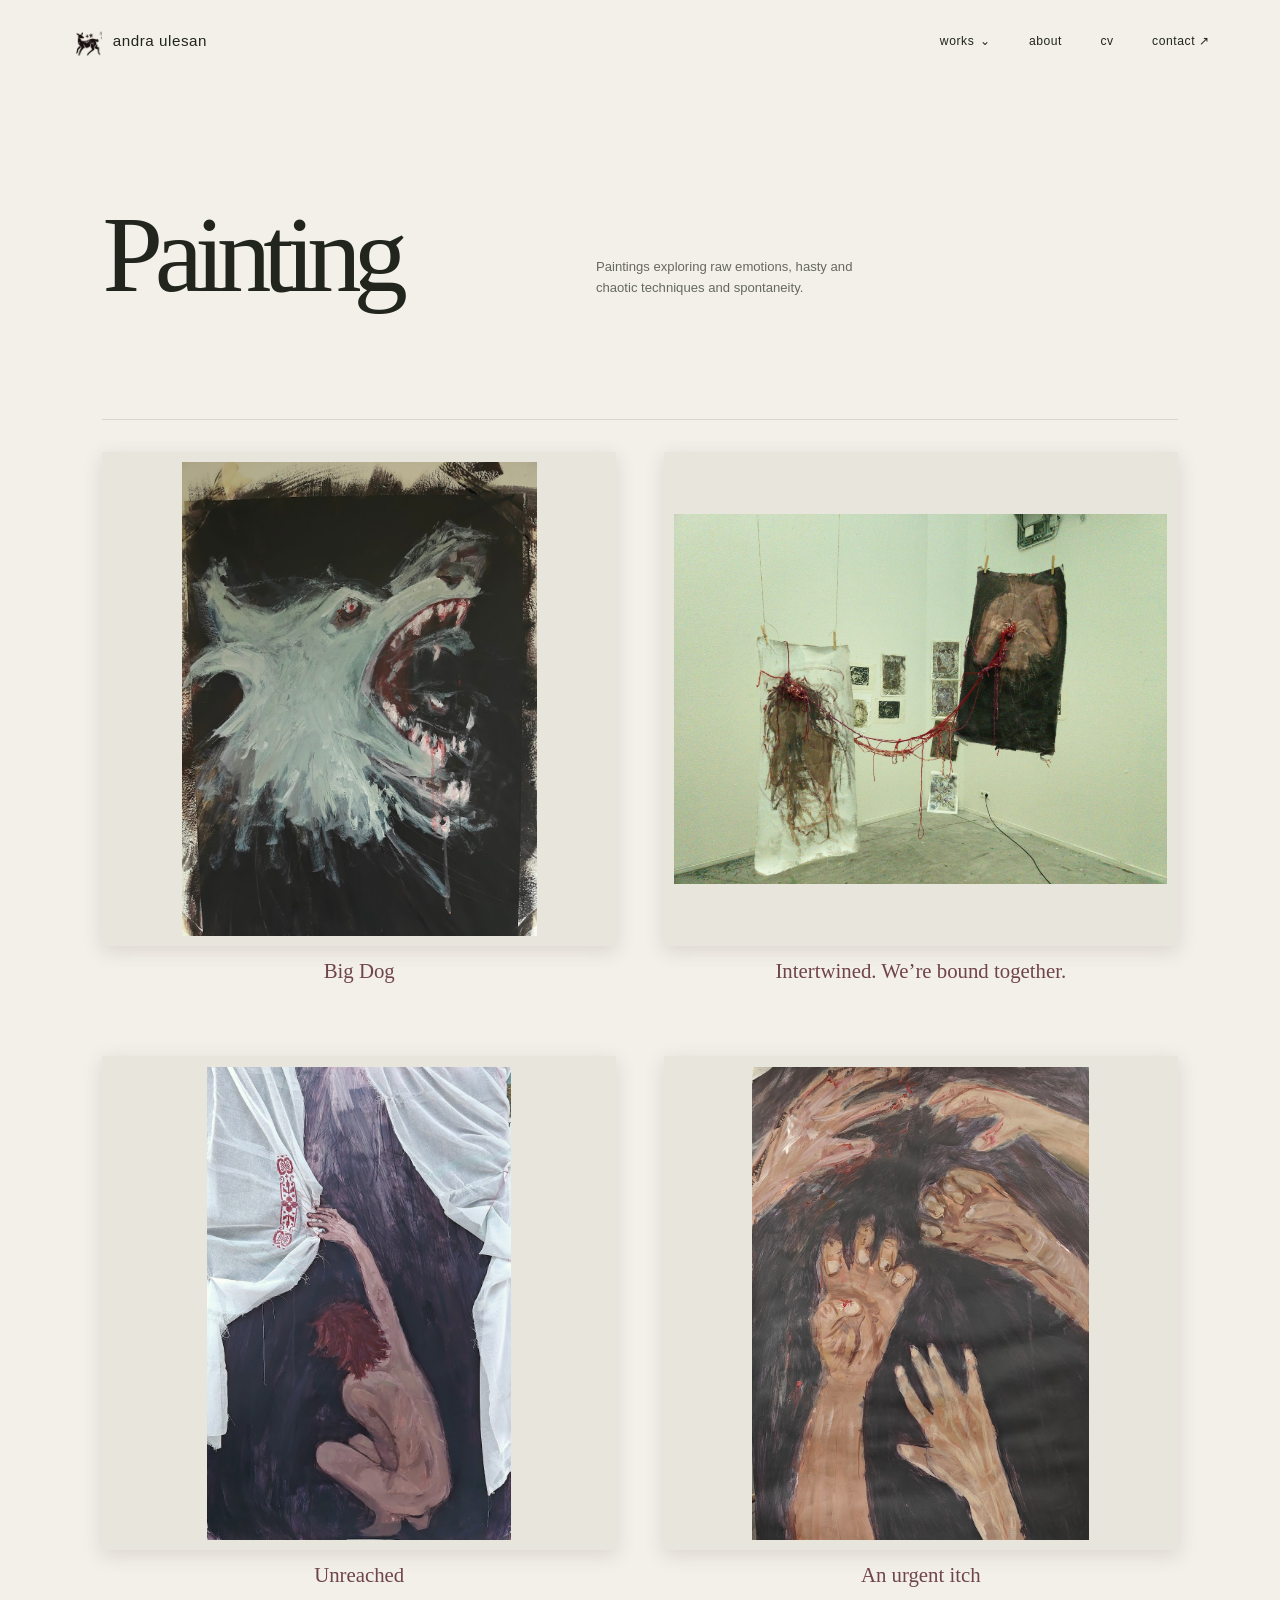
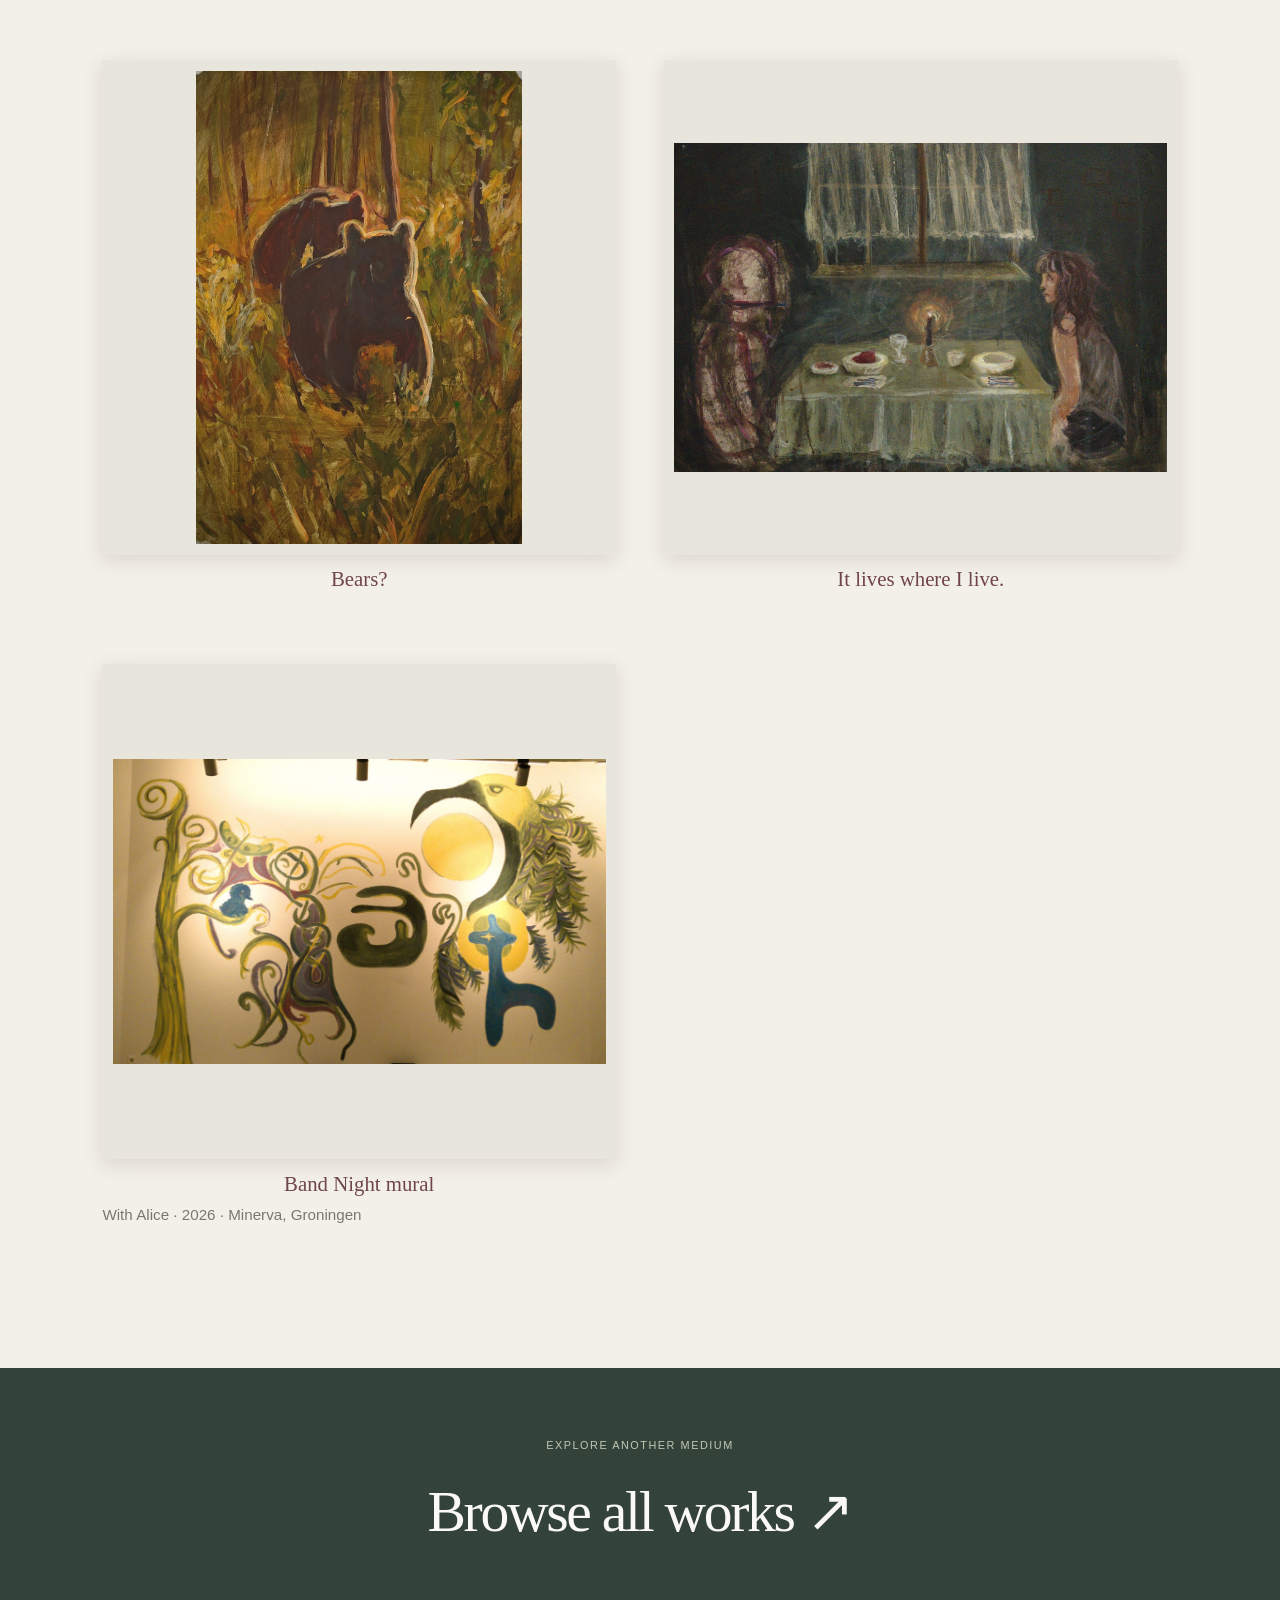
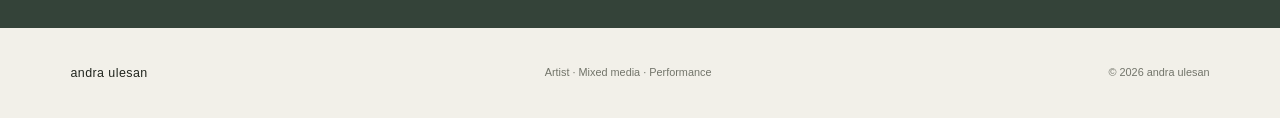
<file: painting.html>
<!DOCTYPE html>
<html lang="en">
<head>
  <meta charset="UTF-8">
  <meta name="viewport" content="width=device-width, initial-scale=1">
  <meta name="description" content="Paintings by Andra Ulesan.">
  <title>Painting — andra ulesan</title>
  <link rel="stylesheet" href="style.css">
</head>
<body class="portfolio-page">

<nav class="site-nav" aria-label="Main navigation">
  <a class="brand" href="index.html" aria-label="andra ulesan — home"><img class="brand-icon" src="media/fawn-logo-transparent.png" alt=""><span class="brand-name">andra ulesan</span></a>
  <ul>
    <li class="works-nav-item">
      <details class="works-dropdown">
        <summary aria-current="page">works</summary>
        <ul class="works-menu">
          <li><a href="projects.html">All works</a></li>
          <li><a href="painting.html" aria-current="page">Painting</a></li>
          <li><a href="printmaking-drawing.html">Printmaking and Drawing</a></li>
          <li><a href="installation-performance.html">Installation and Performance</a></li>
          <li><a href="mixed-media.html">Mixed Media</a></li>
        </ul>
      </details>
    </li>
    <li><a href="about.html">about</a></li>
    <li><a href="cv.html">cv</a></li>
    <li><a href="contact.html">contact <span aria-hidden="true">↗</span></a></li>
  </ul>
</nav>

<main class="page-main">
  <header class="page-intro">
    <h1>Painting</h1>
    <p class="page-deck">Paintings exploring raw emotions, hasty and chaotic techniques and spontaneity.</p>
  </header>
  <section class="portfolio-gallery painting-gallery" aria-label="Paintings">
    <article class="portfolio-piece" id="painting-1">
      <div class="portfolio-images portfolio-images-single"><img src="media/painting1.jpg" alt="Expressive pale creature with an open mouth on a dark ground." loading="lazy"></div>
      <h2>Big Dog</h2>
    </article>
    <article class="portfolio-piece" id="painting-2">
      <div class="portfolio-images portfolio-images-single"><img src="media/painting2.jpg" alt="Large gestural painting displayed in a gallery." loading="lazy"></div>
      <h2>Intertwined. We’re bound together. </h2>
    </article>
    <article class="portfolio-piece" id="painting-3">
      <div class="portfolio-images portfolio-images-single"><img src="media/painting3.jpg" alt="Painted hands and figures on a hanging canvas." loading="lazy"></div>
      <h2>Unreached</h2>
    </article>
    <article class="portfolio-piece" id="painting-4">
      <div class="portfolio-images portfolio-images-single"><img src="media/painting4.jpg" alt="Painted hands and figures in a close composition." loading="lazy"></div>
      <h2>An urgent itch</h2>
    </article>
    <article class="portfolio-piece" id="painting-5">
      <div class="portfolio-images portfolio-images-single"><img src="media/painting5.jpg" alt="Two animal forms painted in earthy colors." loading="lazy"></div>
      <h2> Bears?</h2>
    </article>
    <article class="portfolio-piece" id="painting-6">
      <div class="portfolio-images portfolio-images-single"><img src="media/painting6.jpg" alt="A dimly lit interior with a table and figures." loading="lazy"></div>
      <h2>It lives where I live.</h2>
    </article>
    <article class="portfolio-piece" id="mural">
      <div class="portfolio-images portfolio-images-single"><img src="media/mural.jpg" alt="Colorful mural with organic, curling figures and shapes." loading="lazy"></div>
      <h2>Band Night mural</h2>
      <p class="project-meta">With Alice · 2026 · Minerva, Groningen</p>
    </article>
  </section>
</main>

<section class="closing-note">
  <p class="eyebrow">Explore another medium</p>
  <a href="projects.html">Browse all works <span aria-hidden="true">↗</span></a>
</section>
<footer class="site-footer"><a class="footer-name" href="index.html">andra ulesan</a><span>Artist · Mixed media · Performance</span><span>&copy; 2026 andra ulesan</span></footer>

</body>
</html>
</file>
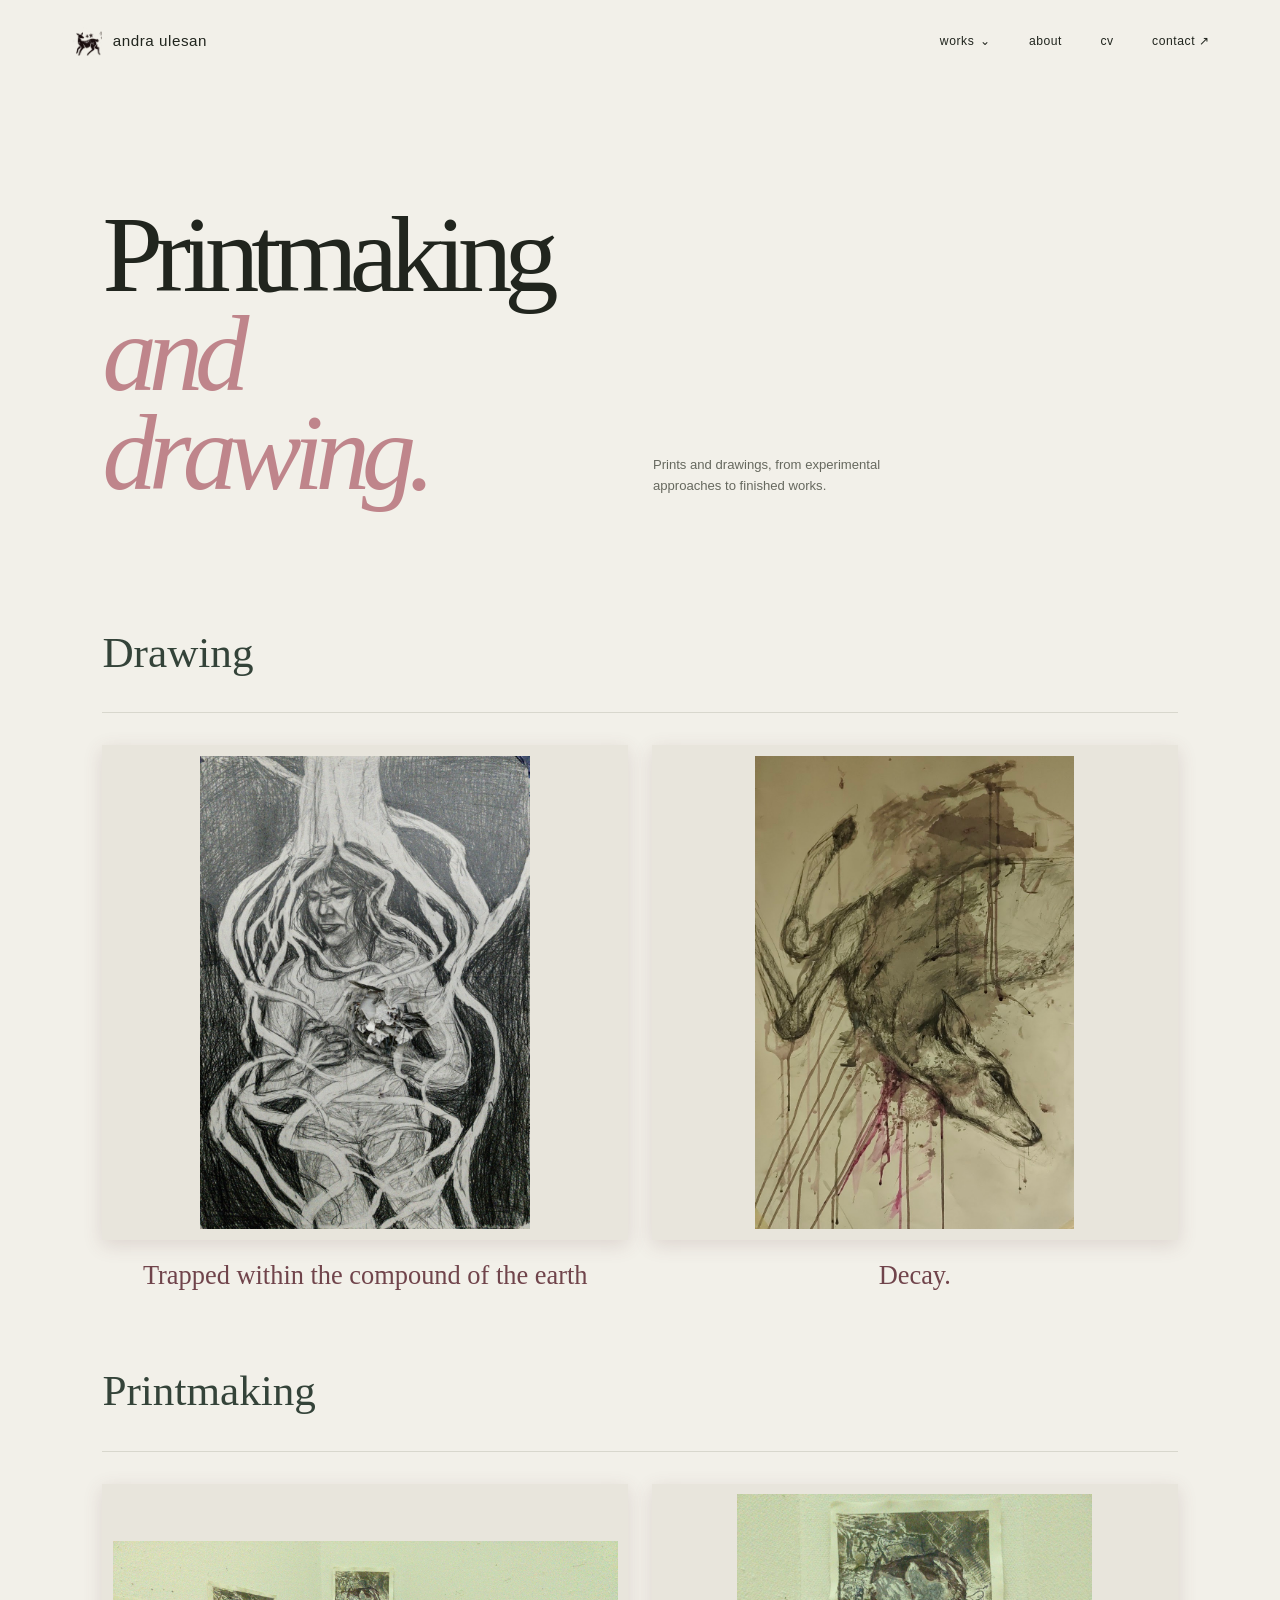
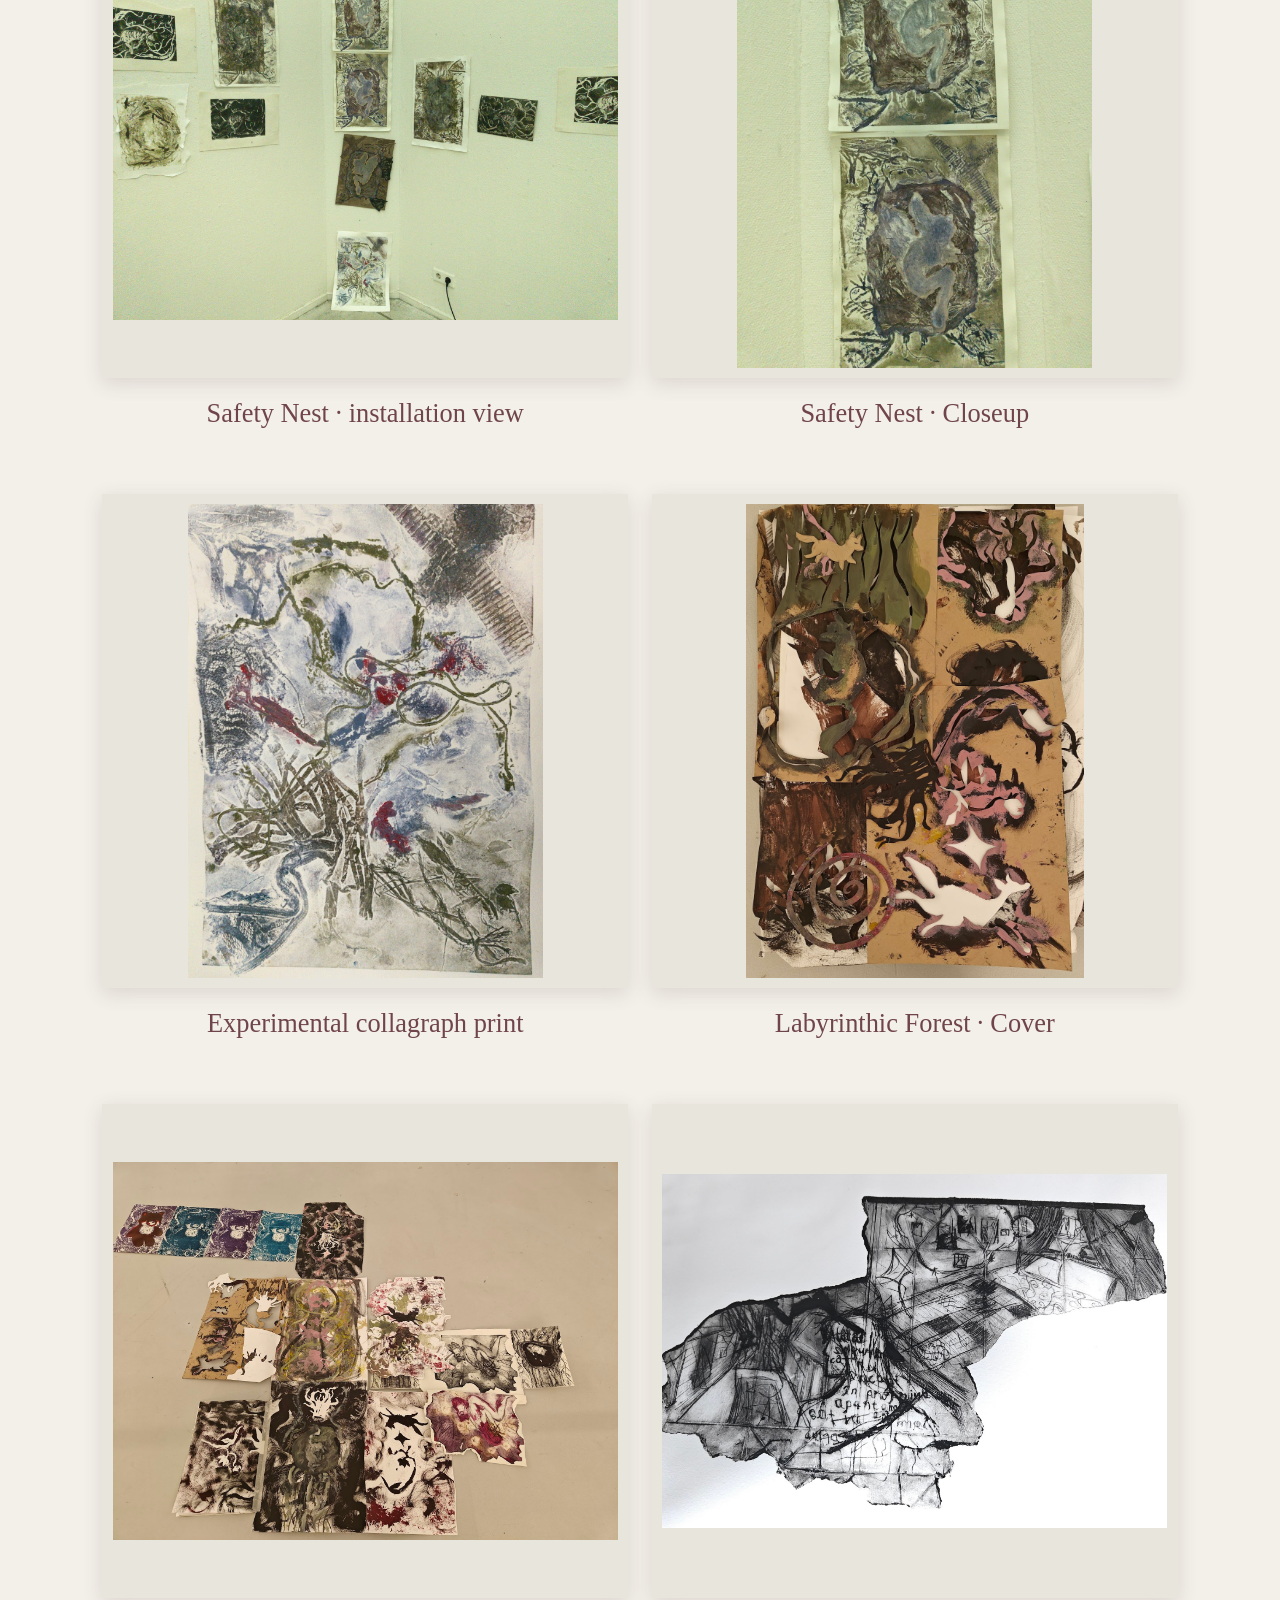
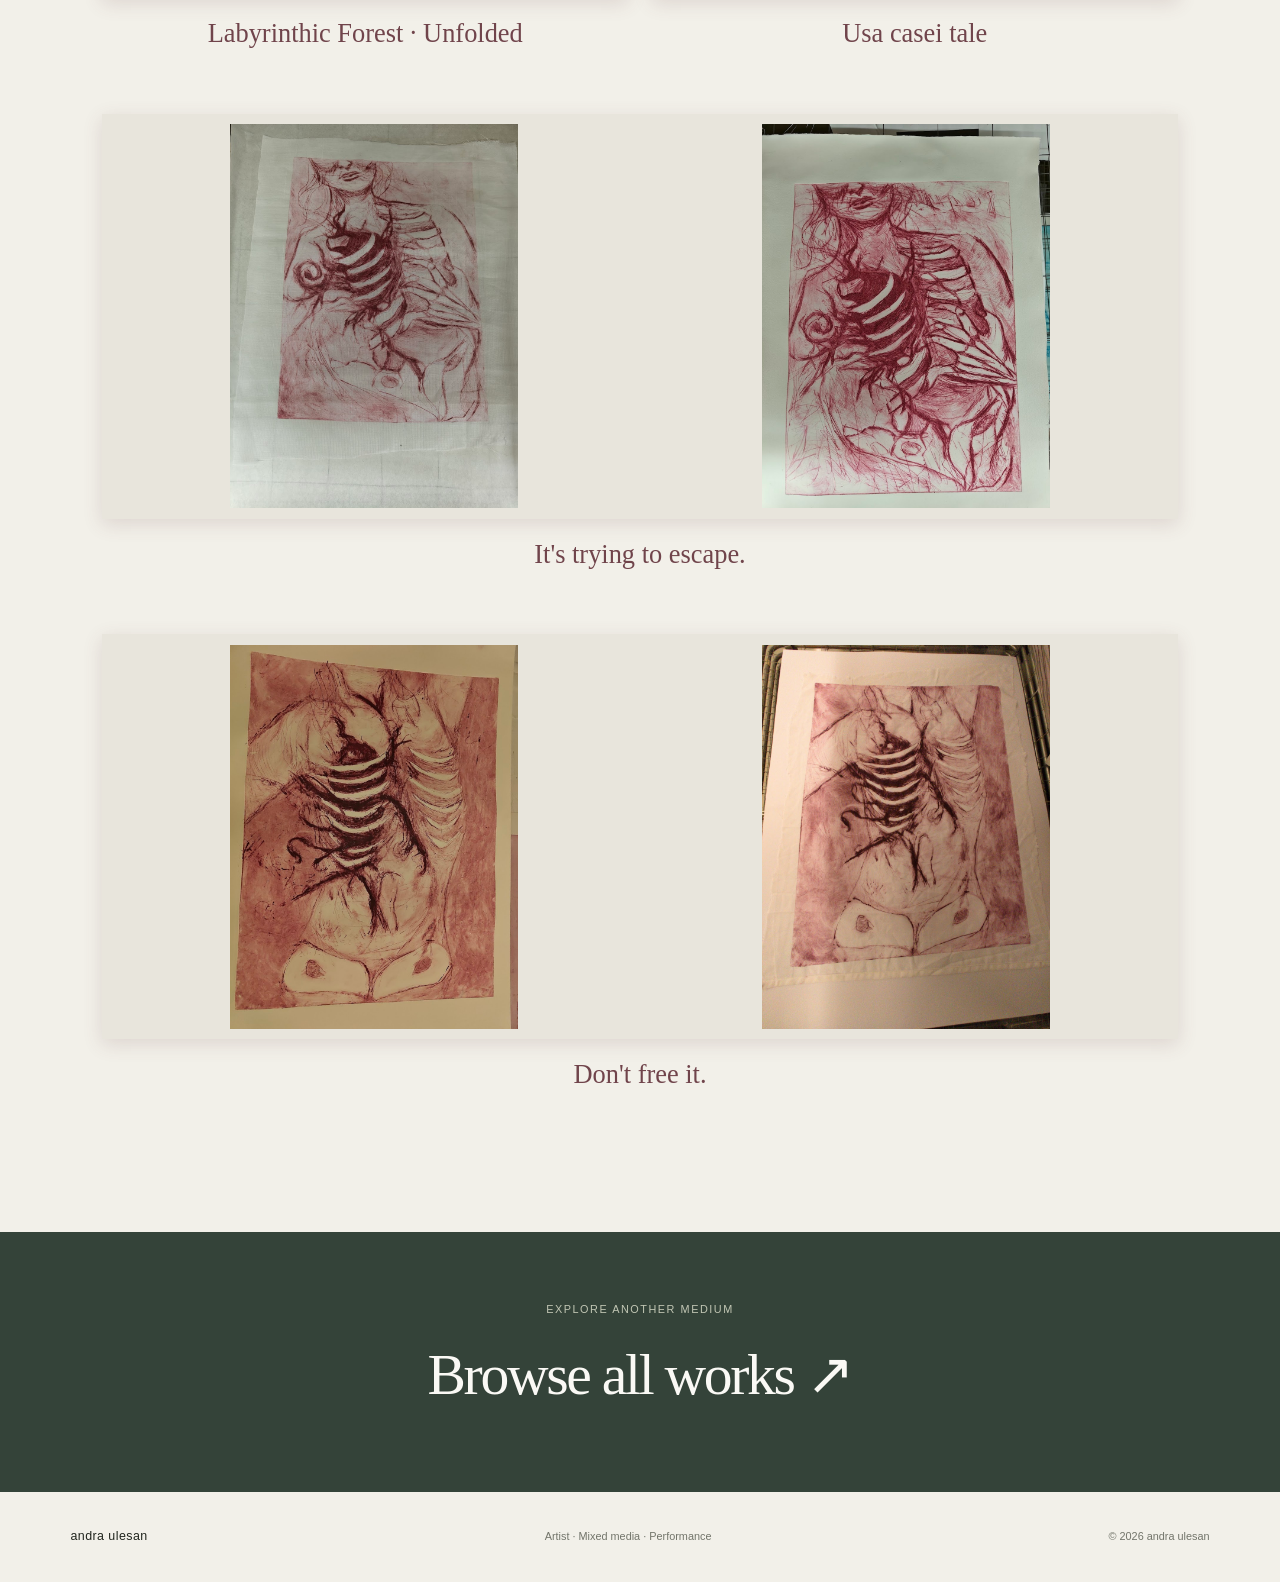
<file: printmaking-drawing.html>
<!DOCTYPE html>
<html lang="en">
<head>
  <meta charset="UTF-8">
  <meta name="viewport" content="width=device-width, initial-scale=1">
  <meta name="description" content="Printmaking and drawing by Andra Ulesan.">
  <title>Printmaking and Drawing — andra ulesan</title>
  <link rel="stylesheet" href="style.css">
</head>
<body class="portfolio-page">

<nav class="site-nav" aria-label="Main navigation">
  <a class="brand" href="index.html" aria-label="andra ulesan — home"><img class="brand-icon" src="media/fawn-logo-transparent.png" alt=""><span class="brand-name">andra ulesan</span></a>
  <ul>
    <li class="works-nav-item">
      <details class="works-dropdown">
        <summary aria-current="page">works</summary>
        <ul class="works-menu">
          <li><a href="projects.html">All works</a></li>
          <li><a href="painting.html">Painting</a></li>
          <li><a href="printmaking-drawing.html" aria-current="page">Printmaking and Drawing</a></li>
          <li><a href="installation-performance.html">Installation and Performance</a></li>
          <li><a href="mixed-media.html">Mixed Media</a></li>
        </ul>
      </details>
    </li>
    <li><a href="about.html">about</a></li>
    <li><a href="cv.html">cv</a></li>
    <li><a href="contact.html">contact <span aria-hidden="true">↗</span></a></li>
  </ul>
</nav>

<main class="page-main">
  <header class="page-intro">
    <h1>Printmaking<br><em>and drawing.</em></h1>
    <p class="page-deck">Prints and drawings, from experimental approaches to finished works.</p>
  </header>
  <section class="portfolio-section" aria-label="Drawings">
    <h2 class="portfolio-section-title">Drawing</h2>
    <div class="portfolio-gallery drawing-gallery">
      <article class="portfolio-piece" id="drawing-1">
        <div class="portfolio-images portfolio-images-single"><img src="media/drawing1.jpg" alt="Charcoal drawing of a seated figure entwined with large branching forms." loading="lazy"></div>
        <h3>Trapped within the compound of the earth</h3>
      </article>
      <article class="portfolio-piece" id="drawing-2">
        <div class="portfolio-images portfolio-images-single"><img src="media/drawing2.jpg" alt="Expressive sketch of a moving animal form with loose lines." loading="lazy"></div>
        <h3>Decay.</h3>
      </article>
    </div>
  </section>

  <section class="portfolio-section" aria-label="Prints">
    <h2 class="portfolio-section-title">Printmaking</h2>
    <div class="portfolio-gallery print-gallery">
      <article class="portfolio-piece" id="print-1">
        <div class="portfolio-images portfolio-images-single"><img src="media/print1.jpg" alt="Installation view of a group of prints displayed on a gallery wall." loading="lazy"></div>
        <h3>Safety Nest · installation view</h3>
      </article>
      <article class="portfolio-piece" id="print-2">
        <div class="portfolio-images portfolio-images-single"><img src="media/print2.jpg" alt="Two vertically arranged prints with gestural, organic imagery." loading="lazy"></div>
        <h3>Safety Nest ·  Closeup</h3>
      </article>
      <article class="portfolio-piece" id="print-3">
        <div class="portfolio-images portfolio-images-single"><img src="media/print3.jpg" alt="Abstract print with sweeping lines and muted red, blue, and gray marks." loading="lazy"></div>
        <h3>Experimental collagraph print</h3>
      </article>
      <article class="portfolio-piece" id="print-4">
        <div class="portfolio-images portfolio-images-single"><img src="media/print4.jpg" alt="Dense, colorful print of intertwined organic forms." loading="lazy"></div>
        <h3>Labyrinthic Forest · Cover</h3>
      </article>
      <article class="portfolio-piece" id="print-5">
        <div class="portfolio-images portfolio-images-single"><img src="media/print5.jpg" alt="Several small prints arranged together for display." loading="lazy"></div>
        <h3>Labyrinthic Forest · Unfolded</h3>
      </article>
      <article class="portfolio-piece" id="print-6">
        <div class="portfolio-images portfolio-images-single"><img src="media/print6.jpg" alt="Black abstract print made from layered, angular marks." loading="lazy"></div>
        <h3>Usa casei tale</h3>
      </article>
      <article class="portfolio-piece portfolio-piece-wide" id="anatomical-print-01">
        <div class="portfolio-images portfolio-images-group portfolio-images-pair">
          <img src="media/print7.jpg" alt="Red-toned anatomical print showing a figure and rib cage, photographed on fabric." loading="lazy">
          <img src="media/print8.jpg" alt="Closer view of the red-toned anatomical print." loading="lazy">
        </div>
        <h3>It's trying to escape.</h3>
      </article>
      <article class="portfolio-piece portfolio-piece-wide" id="anatomical-print-02">
        <div class="portfolio-images portfolio-images-group portfolio-images-pair">
          <img src="media/print9.jpg" alt="Red-toned anatomical print, viewed against a pale surface." loading="lazy">
          <img src="media/print10.jpg" alt="Red-toned anatomical print mounted in a frame." loading="lazy">
        </div>
        <h3>Don't free it.</h3>
      </article>
    </div>
  </section>
</main>

<section class="closing-note">
  <p class="eyebrow">Explore another medium</p>
  <a href="projects.html">Browse all works <span aria-hidden="true">↗</span></a>
</section>
<footer class="site-footer"><a class="footer-name" href="index.html">andra ulesan</a><span>Artist · Mixed media · Performance</span><span>&copy; 2026 andra ulesan</span></footer>

</body>
</html>
</file>
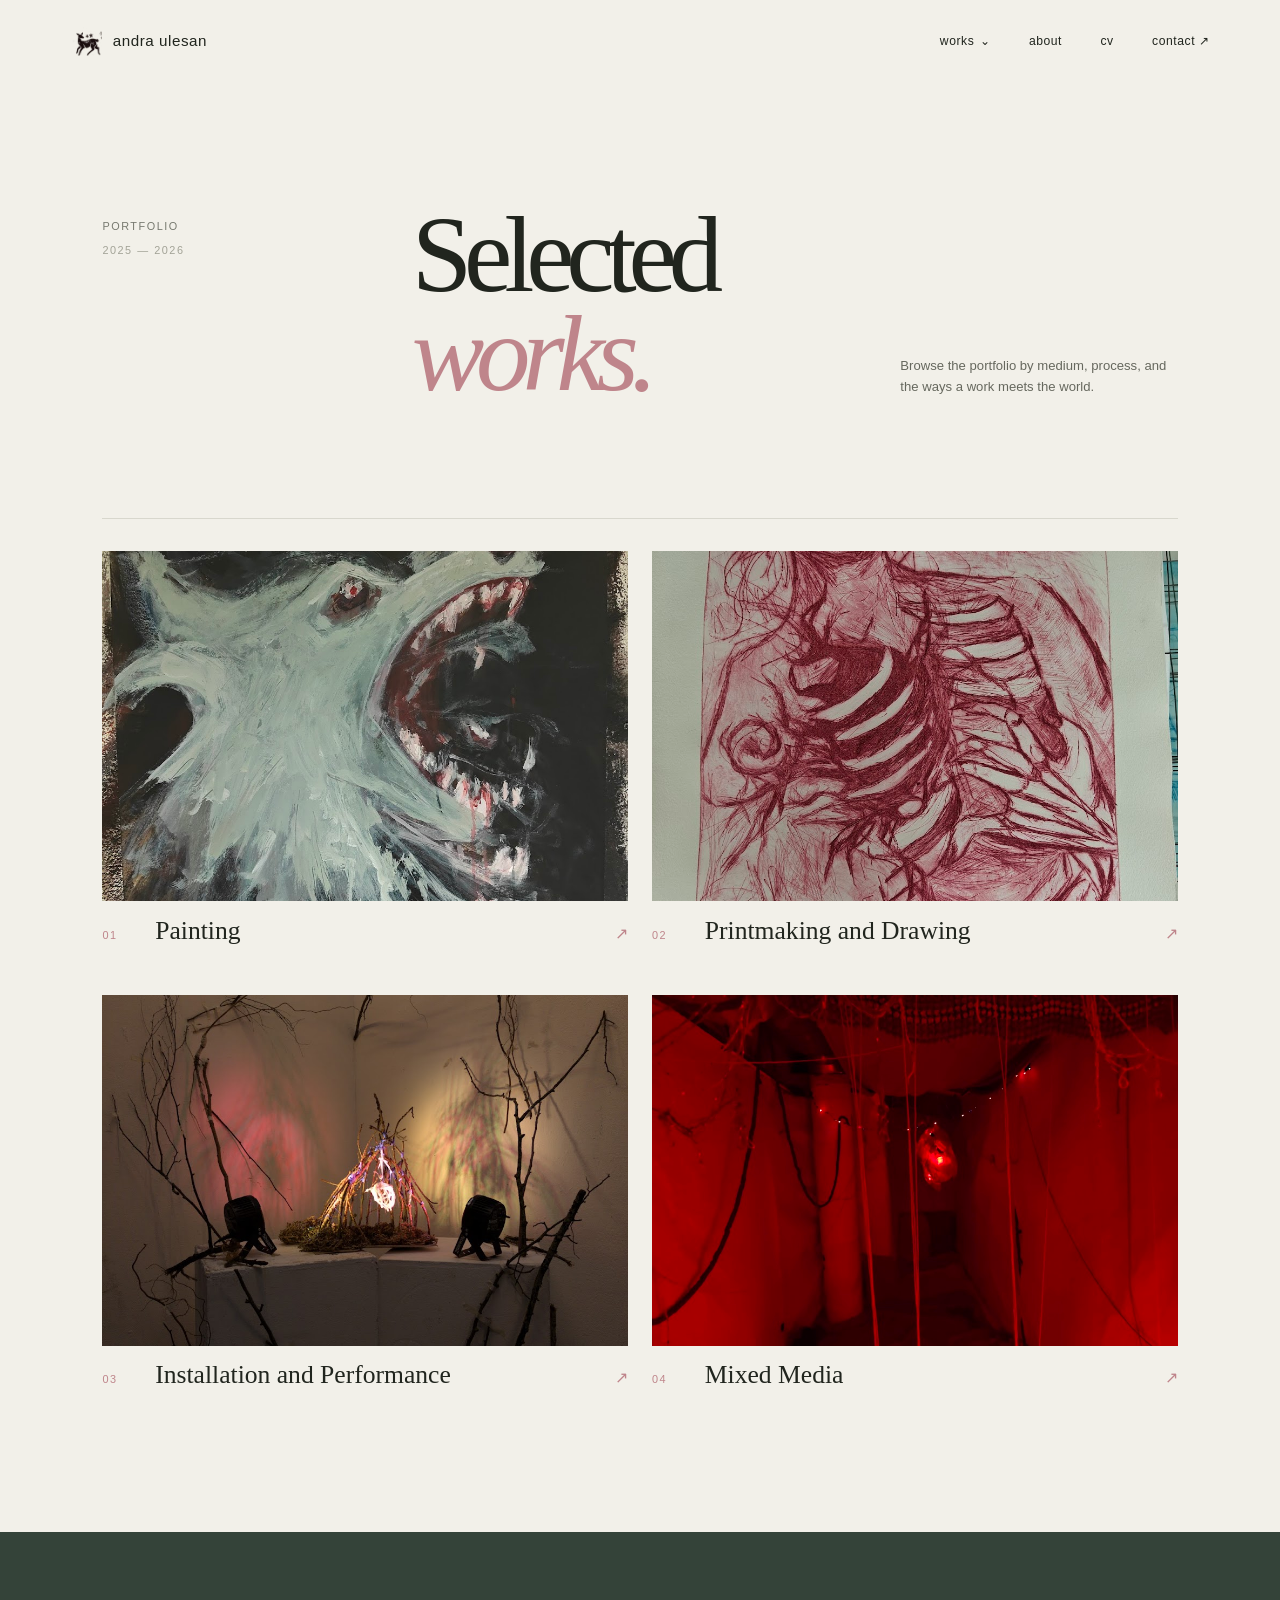
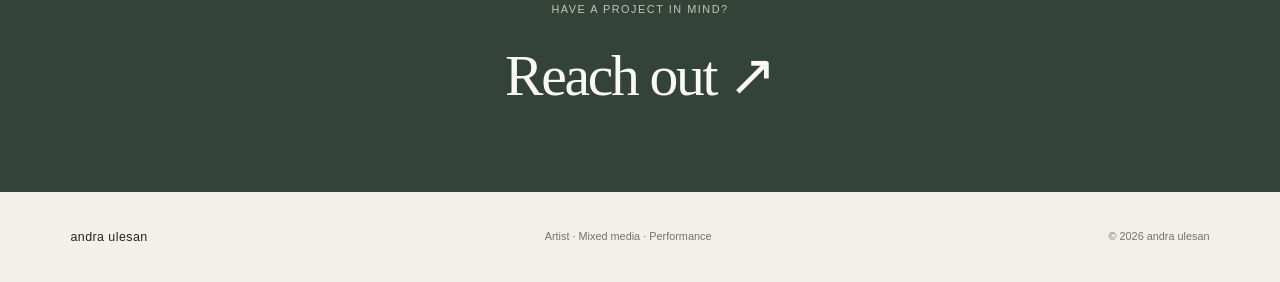
<file: projects.html>
<!DOCTYPE html>
<html lang="en">
<head>
  <meta charset="UTF-8">
  <meta name="viewport" content="width=device-width, initial-scale=1">
  <meta name="description" content="Browse the works of Andra Ulesan by category: painting, printmaking and drawing, installation and performance, and mixed media.">
  <title>Selected works — andra ulesan</title>
  <link rel="stylesheet" href="style.css">
</head>
<body class="portfolio-page">

<nav class="site-nav" aria-label="Main navigation">
  <a class="brand" href="index.html" aria-label="andra ulesan — home"><img class="brand-icon" src="media/fawn-logo-transparent.png" alt=""><span class="brand-name">andra ulesan</span></a>
  <ul>
    <li class="works-nav-item">
      <details class="works-dropdown">
        <summary aria-current="page">works</summary>
        <ul class="works-menu">
          <li><a href="projects.html" aria-current="page">All works</a></li>
          <li><a href="painting.html">Painting</a></li>
          <li><a href="printmaking-drawing.html">Printmaking and Drawing</a></li>
          <li><a href="installation-performance.html">Installation and Performance</a></li>
          <li><a href="mixed-media.html">Mixed Media</a></li>
        </ul>
      </details>
    </li>
    <li><a href="about.html">about</a></li>
    <li><a href="cv.html">cv</a></li>
    <li><a href="contact.html">contact <span aria-hidden="true">↗</span></a></li>
  </ul>
</nav>

<main class="page-main">
  <header class="page-intro">
    <p class="eyebrow">Portfolio <span>2025 — 2026</span></p>
    <h1>Selected<br><em>works.</em></h1>
    <p class="page-deck">Browse the portfolio by medium, process, and the ways a work meets the world.</p>
  </header>

  <section class="category-grid" aria-label="Browse works by category">
    <a class="category-card" href="painting.html">
      <span class="category-artwork"><img src="media/painting1.jpg" alt="" loading="lazy"></span>
      <span class="category-card-info"><span class="eyebrow">01</span><span class="category-card-title">Painting</span><span class="category-arrow" aria-hidden="true">↗</span></span>
    </a>
    <a class="category-card" href="printmaking-drawing.html">
      <span class="category-artwork"><img src="media/print8.jpg" alt="" loading="lazy"></span>
      <span class="category-card-info"><span class="eyebrow">02</span><span class="category-card-title">Printmaking and Drawing</span><span class="category-arrow" aria-hidden="true">↗</span></span>
    </a>
    <a class="category-card" href="installation-performance.html">
      <span class="category-artwork"><img src="media/install1.jpg" alt="" loading="lazy"></span>
      <span class="category-card-info"><span class="eyebrow">03</span><span class="category-card-title">Installation and Performance</span><span class="category-arrow" aria-hidden="true">↗</span></span>
    </a>
    <a class="category-card" href="mixed-media.html">
      <span class="category-artwork"><img src="media/install4.jpg" alt="" loading="lazy"></span>
      <span class="category-card-info"><span class="eyebrow">04</span><span class="category-card-title">Mixed Media</span><span class="category-arrow" aria-hidden="true">↗</span></span>
    </a>
  </section>
</main>

<section class="closing-note">
  <p class="eyebrow">Have a project in mind?</p>
  <a href="contact.html">Reach out <span aria-hidden="true">↗</span></a>
</section>
<footer class="site-footer"><a class="footer-name" href="index.html">andra ulesan</a><span>Artist · Mixed media · Performance</span><span>&copy; 2026 andra ulesan</span></footer>

</body>
</html>
</file>
<file: style.css>
:root {
  color-scheme: light;
  --paper: #f2f0e9;
  --paper-light: #faf9f5;
  --ink: #21251e;
  --muted: #77796f;
  --line: #d8d7cd;
  --green: #344339;
  --rose: #bf858b;
  --rose-light: #e1b7b6;
  --serif: Georgia, "Times New Roman", serif;
  --sans: "Helvetica Neue", Helvetica, Arial, sans-serif;
}

* { box-sizing: border-box; }

html { scroll-behavior: smooth; }

body {
  margin: 0;
  background: var(--paper);
  color: var(--ink);
  font-family: var(--sans);
  font-size: 16px;
  line-height: 1.65;
  -webkit-font-smoothing: antialiased;
}

a { color: inherit; }

a:focus-visible {
  outline: 2px solid #63744f;
  outline-offset: 5px;
}

.site-nav {
  position: absolute;
  z-index: 5;
  top: 0;
  left: 0;
  display: flex;
  width: 100%;
  align-items: center;
  justify-content: space-between;
  padding: 25px 5.5vw;
  color: var(--ink);
}

.site-nav-over-hero { color: #fff; }
.site-nav-over-hero .brand-icon { filter: invert(1); }

.brand {
  display: inline-flex;
  align-items: center;
  gap: 0.65rem;
  color: inherit;
  line-height: 1;
  text-decoration: none;
}

.brand-icon {
  display: block;
  width: 32px;
  height: 32px;
  object-fit: contain;
}

.brand-name {
  font-size: 0.95rem;
  font-weight: 500;
  letter-spacing: 0.035em;
}

.site-nav ul {
  display: flex;
  align-items: center;
  gap: clamp(1rem, 3vw, 2.8rem);
  margin: 0;
  padding: 0;
  list-style: none;
}

.site-nav li,
.site-nav a { font-size: 0.76rem; }

.site-nav li a {
  color: inherit;
  letter-spacing: 0.045em;
  text-decoration: none;
  transition: opacity 180ms ease;
}

.site-nav li a:hover,
.site-nav li a[aria-current="page"] { opacity: 0.62; }

.works-nav-item { position: relative; }

.works-dropdown { position: relative; }

.works-dropdown summary {
  cursor: pointer;
  font-size: 0.76rem;
  letter-spacing: 0.045em;
  list-style: none;
}

.works-dropdown summary::-webkit-details-marker { display: none; }
.works-dropdown summary::after { content: "⌄"; margin-left: 0.35rem; }

.site-nav .works-menu {
  position: absolute;
  top: 100%;
  right: -1rem;
  display: none;
  min-width: 14rem;
  gap: 0;
  padding: 0.45rem 0;
  border: 1px solid var(--line);
  background: var(--paper-light);
  box-shadow: 0 12px 30px rgba(33, 37, 30, 0.12);
  color: var(--ink);
}

.works-dropdown:hover > .works-menu,
.works-dropdown:focus-within > .works-menu,
.works-dropdown[open] > .works-menu { display: grid; }

.site-nav .works-menu a {
  display: block;
  padding: 0.55rem 1rem;
  font-size: 0.76rem;
  letter-spacing: 0.015em;
}

.site-nav .works-menu a:hover,
.site-nav .works-menu a[aria-current="page"] {
  background: #eee8df;
  color: var(--rose);
  opacity: 1;
}

.hero {
  position: relative;
  display: flex;
  min-height: min(780px, 94svh);
  align-items: center;
  overflow: hidden;
  background: radial-gradient(ellipse at 78% 24%, rgba(191, 133, 139, 0.27), transparent 25%), radial-gradient(ellipse at 70% 72%, rgba(118, 139, 106, 0.22), transparent 35%), linear-gradient(120deg, #202b24, #344638 65%, #657154);
  color: #f7f5ed;
}

.hero-video,
.hero-shade {
  position: absolute;
  inset: 0;
  width: 100%;
  height: 100%;
}

.hero-video { object-fit: cover; }

.hero-shade {
  background: linear-gradient(90deg, rgba(20, 28, 23, 0.69), rgba(20, 28, 23, 0.16) 78%), linear-gradient(0deg, rgba(20, 28, 23, 0.3), transparent 40%);
}

.hero-content {
  position: relative;
  z-index: 1;
  width: min(760px, 85%);
  margin: 7rem 0 5rem 12.5vw;
}

.eyebrow {
  margin: 0;
  color: var(--muted);
  font-size: 0.68rem;
  font-weight: 500;
  letter-spacing: 0.14em;
  line-height: 1.5;
  text-transform: uppercase;
}

.hero .eyebrow { color: rgba(247, 245, 237, 0.76); }

.hero-line {
  margin: 0.8rem 0 1.8rem;
  font-family: var(--serif);
  font-size: clamp(1.3rem, 2.7vw, 2rem);
  line-height: 1.16;
}

.text-link {
  display: inline-flex;
  align-items: center;
  gap: 0.8rem;
  padding-bottom: 4px;
  border-bottom: 1px solid var(--rose);
  font-size: 0.8rem;
  text-decoration: none;
  transition: gap 180ms ease;
}

.text-link:hover { gap: 1.15rem; }
.text-link-light { border-color: var(--rose-light); }

.section-shell {
  width: min(1120px, 84%);
  margin-inline: auto;
}

.statement {
  display: grid;
  grid-template-columns: 0.7fr 2fr;
  gap: 7vw;
  padding-top: clamp(6rem, 12vw, 11rem);
  padding-bottom: clamp(6rem, 12vw, 10rem);
}

.section-label { padding-top: 0.7rem; }
.section-label span { display: block; margin-top: 0.6rem; color: #a3a397; }

.statement-copy { max-width: 720px; }

.statement h2,
.section-heading h2,
.page-intro h1,
.project-copy h2 {
  font-family: var(--serif);
  font-weight: 400;
}

.statement h2 {
  margin: 0 0 1.5rem;
  font-size: clamp(2.7rem, 6.3vw, 5.5rem);
  letter-spacing: -0.055em;
  line-height: 1.04;
}

.statement h2 em,
.page-intro h1 em { color: var(--rose); font-weight: 400; }

.statement-copy > p {
  max-width: 550px;
  margin: 0 0 1.6rem;
  color: #5a5c53;
  font-size: 1rem;
}

.selected-work {
  padding-top: 5rem;
  padding-bottom: clamp(6rem, 11vw, 10rem);
  border-top: 1px solid var(--line);
}

.section-heading {
  display: flex;
  align-items: end;
  justify-content: space-between;
  gap: 2rem;
  margin-bottom: 2.5rem;
}

.section-heading h2 {
  margin: 0.4rem 0 0;
  font-size: clamp(2.5rem, 5vw, 4rem);
  letter-spacing: -0.055em;
  line-height: 1.1;
}

.section-heading > .text-link { margin-bottom: 0.55rem; }

.work-grid {
  display: grid;
  grid-template-columns: 1.35fr 1fr 1fr;
  align-items: start;
  gap: 1.4rem;
}

.work-card { min-width: 0; text-decoration: none; }
.work-card:nth-child(2) { margin-top: 3.8rem; }
.work-card:nth-child(3) { margin-top: 1.8rem; }

.work-artwork,
.project-artwork {
  position: relative;
  display: block;
  overflow: hidden;
  background-color: #8e9376;
}

.work-artwork { aspect-ratio: 0.9; }
.work-artwork img { position: absolute; inset: 0; width: 100%; height: 100%; object-fit: cover; }
.work-artwork .artwork-caption { z-index: 1; }

.artwork { isolation: isolate; }

.artwork::before,
.artwork::after {
  position: absolute;
  z-index: -1;
  display: block;
  content: "";
}

.artwork-branches {
  background: radial-gradient(ellipse at 73% 28%, rgba(216, 219, 189, 0.5), transparent 44%), radial-gradient(ellipse at 23% 80%, rgba(191, 133, 139, 0.36), transparent 45%), linear-gradient(135deg, #a7a68a 0%, #65725c 48%, #343e35 100%);
}

.artwork-branches::before {
  inset: -10% 35% 0 43%;
  border-left: 9px solid rgba(32, 40, 34, 0.85);
  border-radius: 50%;
  transform: rotate(28deg);
}

.artwork-branches::after {
  top: 7%;
  left: 45%;
  width: 42%;
  height: 55%;
  border-top: 5px solid rgba(36, 45, 38, 0.8);
  border-radius: 50%;
  transform: rotate(-36deg);
}

.artwork-structure {
  background: radial-gradient(ellipse at 45% 20%, #c5bda2 0%, transparent 47%), radial-gradient(ellipse at 82% 83%, rgba(191, 133, 139, 0.35), transparent 42%), linear-gradient(145deg, #a89979, #666e5a 66%, #41473e);
}

.artwork-structure::before {
  inset: 12% 24% 9% 34%;
  border: 3px solid rgba(56, 62, 51, 0.8);
  border-width: 0 3px 0 0;
  border-radius: 48%;
  transform: rotate(-19deg);
  box-shadow: 20px 4px 0 -17px #333a31, 42px -9px 0 -19px #333a31, -20px 20px 0 -17px #333a31;
}

.artwork-structure::after {
  top: 37%;
  left: 15%;
  width: 70%;
  height: 2px;
  background: rgba(218, 209, 181, 0.75);
  transform: rotate(22deg);
}

.artwork-forms {
  background: radial-gradient(ellipse at 70% 75%, #a5a184 0%, transparent 45%), radial-gradient(ellipse at 18% 19%, rgba(191, 133, 139, 0.34), transparent 44%), linear-gradient(30deg, #585f50, #989479 56%, #c3b89a);
}

.artwork-forms::before {
  inset: 17% 26% 15% 45%;
  border-left: 6px solid rgba(53, 61, 50, 0.8);
  border-radius: 50%;
  transform: rotate(31deg);
  box-shadow: 25px -7px 0 -2px rgba(53, 61, 50, 0.55);
}

.artwork-forms::after {
  top: 47%;
  left: 9%;
  width: 78%;
  height: 3px;
  background: rgba(224, 213, 184, 0.76);
  transform: rotate(-14deg);
}

.artwork-caption {
  position: absolute;
  top: 14px;
  left: 17px;
  color: rgba(250, 249, 245, 0.8);
  font-family: var(--serif);
  font-size: 0.9rem;
}

.work-info {
  display: flex;
  align-items: baseline;
  justify-content: space-between;
  gap: 0.5rem;
  padding-top: 0.9rem;
}

.work-title { font-family: var(--serif); font-size: 1.13rem; }
.work-meta { color: var(--muted); font-size: 0.68rem; white-space: nowrap; }

.work-card .work-artwork { transition: filter 240ms ease; }
.work-card:hover .work-artwork { filter: saturate(1.18) brightness(1.05); }

.closing-note {
  display: flex;
  min-height: 260px;
  flex-direction: column;
  align-items: center;
  justify-content: center;
  gap: 0.65rem;
  padding: 3rem 1.5rem;
  background: var(--green);
  color: var(--paper-light);
  text-align: center;
}

.closing-note .eyebrow { color: #c1c6b4; }
.closing-note > a {
  font-family: var(--serif);
  font-size: clamp(2rem, 5vw, 3.6rem);
  letter-spacing: -0.04em;
  text-decoration: none;
}

.site-footer {
  display: flex;
  min-height: 90px;
  align-items: center;
  justify-content: space-between;
  gap: 1rem;
  padding: 1.5rem 5.5vw;
  color: #72746a;
  font-size: 0.68rem;
}

.footer-name {
  color: var(--ink);
  font-size: 0.78rem;
  font-weight: 500;
  letter-spacing: 0.035em;
  text-decoration: none;
}

.page-main {
  width: min(1120px, 84%);
  margin-inline: auto;
  padding-top: clamp(9rem, 16vw, 14rem);
  padding-bottom: clamp(6rem, 11vw, 9rem);
}

.page-intro {
  display: grid;
  grid-template-columns: 0.85fr 1.4fr 0.85fr;
  align-items: end;
  gap: 2rem;
  margin-bottom: clamp(5rem, 9vw, 8rem);
}

.page-intro > .eyebrow { align-self: start; padding-top: 0.8rem; }
.page-intro > .eyebrow span { display: block; margin-top: 0.5rem; color: #a3a397; }

.page-intro h1 {
  margin: 0;
  font-size: clamp(4rem, 9.5vw, 8.7rem);
  letter-spacing: -0.075em;
  line-height: 0.91;
}

.page-intro-long-title h1 { font-size: clamp(3.5rem, 6vw, 5.5rem); }

.page-deck {
  max-width: 280px;
  margin: 0 0 0.3rem auto;
  color: #66685e;
  font-size: 0.9rem;
}

.project-list { border-top: 1px solid var(--line); }

.category-grid {
  display: grid;
  grid-template-columns: repeat(2, minmax(0, 1fr));
  gap: 3rem 1.5rem;
  padding-top: 2rem;
  border-top: 1px solid var(--line);
}

.category-card { min-width: 0; text-decoration: none; }

.category-artwork {
  position: relative;
  display: block;
  aspect-ratio: 1.5;
  overflow: hidden;
  background-color: #8e9376;
  transition: filter 240ms ease;
}

.category-artwork img { display: block; width: 100%; height: 100%; object-fit: cover; }

.category-card:hover .category-artwork { filter: saturate(1.12) brightness(1.04); }

.category-card-info {
  display: grid;
  grid-template-columns: 40px 1fr auto;
  align-items: baseline;
  gap: 0.8rem;
  padding-top: 0.9rem;
}

.category-card-info .eyebrow { color: var(--rose); }

.category-card-title {
  font-family: var(--serif);
  font-size: clamp(1.2rem, 2.4vw, 1.8rem);
  line-height: 1.2;
}

.portfolio-page .page-intro h1 { font-size: clamp(3.6rem, 8.5vw, 7.8rem); }
.portfolio-page .page-intro-long-title h1 { font-size: clamp(3.2rem, 5.4vw, 5rem); }
.portfolio-page .page-deck { font-size: 0.82rem; }
.portfolio-page .category-card-title { font-size: clamp(1.05rem, 2.1vw, 1.6rem); }

.category-arrow { color: var(--rose); }
.category-projects { margin-top: 1rem; }

.portfolio-section { margin-top: 4rem; }

.portfolio-section-title {
  margin: 0 0 1.5rem;
  color: var(--green);
  font-family: var(--serif);
  font-size: clamp(2rem, 4vw, 3rem);
  font-weight: 400;
}

.portfolio-page .portfolio-section-title { font-size: clamp(1.8rem, 3.6vw, 2.7rem); }

.portfolio-gallery {
  display: grid;
  grid-template-columns: repeat(2, minmax(0, 1fr));
  align-items: start;
  gap: clamp(2.5rem, 5vw, 4rem) 1.5rem;
  padding-top: 2rem;
  border-top: 1px solid var(--line);
}

.portfolio-piece { min-width: 0; }
.portfolio-piece-wide { grid-column: 1 / -1; }

.portfolio-images {
  display: grid;
  grid-template-columns: minmax(0, 1fr);
  gap: 0.55rem;
  overflow: hidden;
  background: #e8e5dc;
}

.portfolio-images img,
.portfolio-images video {
  display: block;
  width: 100%;
  height: clamp(260px, 37vw, 490px);
  background: #e8e5dc;
  object-fit: contain;
}

.portfolio-images-group { grid-template-columns: repeat(3, minmax(0, 1fr)); }
.portfolio-images-pair,
.portfolio-images-quad { grid-template-columns: repeat(2, minmax(0, 1fr)); }
.portfolio-images-group img,
.portfolio-images-group video { height: clamp(210px, 30vw, 390px); }
.portfolio-images-group video { background: #20251f; }

.portfolio-piece h2,
.portfolio-piece h3 {
  margin: 0.8rem 0 0;
  font-family: var(--serif);
  font-size: clamp(1.3rem, 2.5vw, 1.85rem);
  font-weight: 400;
  line-height: 1.2;
}

.portfolio-page .portfolio-piece h2,
.portfolio-page .portfolio-piece h3 { font-size: clamp(1.15rem, 2.2vw, 1.65rem); }
.portfolio-page .portfolio-piece > p { font-size: 0.95rem; }

.painting-gallery { gap: clamp(3rem, 6vw, 4.5rem) clamp(2rem, 4vw, 3rem); }
.painting-gallery .portfolio-images {
  padding: 0.65rem;
  background: #e8e5dc;
  box-shadow: 0 5px 18px rgba(112, 68, 75, 0.16);
}
.painting-gallery .portfolio-piece h2 {
  color: #70444b;
  text-align: center;
  font-size: clamp(1rem, 1.8vw, 1.3rem);
}

.drawing-gallery .portfolio-piece h3,
.print-gallery .portfolio-piece h3 { text-align: center; }

.drawing-gallery .portfolio-images,
.print-gallery .portfolio-images {
  padding: 0.65rem;
  background: #e8e5dc;
  box-shadow: 0 5px 18px rgba(112, 68, 75, 0.16);
}
.drawing-gallery .portfolio-piece h3,
.print-gallery .portfolio-piece h3 {
  margin-top: 1.25rem;
  color: #70444b;
}

.installation-gallery { gap: clamp(3.5rem, 7vw, 5rem) 1.5rem; }
.forest-descent-page {
  --forest-descent: 0%;
  background-color: color-mix(in srgb, var(--paper) calc(100% - var(--forest-descent)), #18211d var(--forest-descent));
  color: color-mix(in srgb, var(--ink) calc(100% - var(--forest-descent)), #f2eee5 var(--forest-descent));
  transition: background-color 180ms linear, color 180ms linear;
}
.forest-descent-page .page-intro h1 { font-size: clamp(3.6rem, 8.5vw, 7.8rem); }
.forest-descent-page .page-deck,
.forest-descent-page .site-footer { color: color-mix(in srgb, var(--muted) calc(100% - var(--forest-descent)), #d4d0c4 var(--forest-descent)); }
.forest-descent-page .portfolio-gallery { border-color: color-mix(in srgb, var(--line) calc(100% - var(--forest-descent)), #566157 var(--forest-descent)); }
.forest-descent-page .about-layout { border-color: color-mix(in srgb, var(--line) calc(100% - var(--forest-descent)), #566157 var(--forest-descent)); }
.forest-descent-page .site-nav { color: color-mix(in srgb, var(--ink) calc(100% - var(--forest-descent)), #f2eee5 var(--forest-descent)); }
.forest-descent-page .page-intro h1 em { color: color-mix(in srgb, var(--rose) calc(100% - var(--forest-descent)), #e1b7b6 var(--forest-descent)); }
.forest-descent-page .eyebrow,
.forest-descent-page .about-portrait figcaption,
.forest-descent-page .about-copy p { color: color-mix(in srgb, #5d5f56 calc(100% - var(--forest-descent)), #d4d0c4 var(--forest-descent)); }
.forest-descent-page .about-copy .about-lead { color: color-mix(in srgb, var(--ink) calc(100% - var(--forest-descent)), #f2eee5 var(--forest-descent)); }
.installation-gallery .portfolio-images {
  padding: 0.65rem;
  background: #e8e5dc;
  box-shadow: 0 5px 18px rgba(112, 68, 75, 0.16);
}
.installation-gallery .portfolio-images-quad video {
  grid-column: 1 / -1;
  height: clamp(360px, 55vw, 680px);
}
.installation-gallery .portfolio-piece h2 {
  margin-top: 1.25rem;
  color: color-mix(in srgb, #70444b calc(100% - var(--forest-descent, 0%)), #dfc6b7 var(--forest-descent, 0%));
}
.installation-gallery .portfolio-piece > p:last-child:not(.project-meta) {
  margin-top: 1rem;
  line-height: 1.75;
  color: color-mix(in srgb, #5d5f56 calc(100% - var(--forest-descent, 0%)), #d4d0c4 var(--forest-descent, 0%));
}

.portfolio-piece .project-meta { margin: 0.35rem 0 0; }
.installation-gallery .portfolio-piece > p.project-meta {
  margin-top: 1rem;
  font-size: 0.95rem;
  line-height: 1.75;
  color: color-mix(in srgb, #5d5f56 calc(100% - var(--forest-descent, 0%)), #d4d0c4 var(--forest-descent, 0%));
}
.forest-descent-page .closing-note { background: #18211d; }
.forest-slogan {
  margin: 0 0 1rem;
  font-family: var(--serif);
  font-size: clamp(1.5rem, 3.4vw, 2.5rem);
  line-height: 1.35;
}
.forest-slogan em { color: #e1b7b6; font-weight: 400; }
.portfolio-piece > p:last-child:not(.project-meta) { max-width: 720px; margin: 0.8rem 0 0; color: #5d5f56; }
.media-note { color: var(--muted); font-size: 0.8rem; }
.media-note a { color: var(--rose); }

.category-empty {
  margin: 0;
  padding: 2rem 0;
  border-top: 1px solid var(--line);
  color: var(--muted);
  font-family: var(--serif);
  font-size: 1.2rem;
}

.project-entry {
  display: grid;
  grid-template-columns: 1.12fr 0.88fr;
  align-items: center;
  gap: 9%;
  padding: 3rem 0;
  border-bottom: 1px solid var(--line);
  scroll-margin-top: 2rem;
}

.project-entry-reverse .project-artwork { order: 2; }
.project-entry-reverse .project-copy { order: 1; padding-left: 12%; }
.project-artwork { min-height: 330px; aspect-ratio: 1.25; }
.project-artwork img { position: absolute; inset: 0; display: block; width: 100%; height: 100%; object-fit: cover; }

.project-copy { max-width: 410px; }
.project-copy h2,
.project-copy h3 {
  margin: 0.55rem 0 0.1rem;
  font-size: clamp(2rem, 4vw, 3.3rem);
  font-family: var(--serif);
  font-weight: 400;
  letter-spacing: -0.05em;
  line-height: 1.07;
}

.project-copy .eyebrow { color: var(--rose); }
.project-meta { margin: 0 0 1.5rem; color: var(--muted); font-size: 0.75rem; }
.project-copy > p:last-child { max-width: 365px; margin: 0; color: #5d5f56; font-size: 0.9rem; }

.about-layout {
  display: grid;
  grid-template-columns: 0.85fr 1.15fr;
  gap: 10%;
  align-items: start;
  padding-top: 3rem;
  border-top: 1px solid var(--line);
}

.about-portrait {
  position: sticky;
  top: 3rem;
  margin: 0;
}

.about-portrait img {
  display: block;
  width: 100%;
  max-height: 680px;
  object-fit: cover;
  box-shadow: 0 5px 18px rgba(112, 68, 75, 0.16);
}

.about-portrait figcaption { margin-top: 0.7rem; color: var(--muted); font-size: 0.75rem; }
.about-copy { max-width: 580px; }
.about-copy p { margin: 0 0 1.4rem; color: #5d5f56; font-size: 0.95rem; }
.about-copy .about-lead { margin-bottom: 1.8rem; color: var(--ink); font-family: var(--serif); font-size: clamp(1.55rem, 2.6vw, 2.2rem); line-height: 1.35; }
.about-copy .text-link { margin-top: 1rem; }

.cv-note {
  margin: -3rem 0 2.5rem;
  color: var(--muted);
  font-size: 0.78rem;
}

.cv-list {
  border-top: 2px solid rgba(140, 75, 91, 0.62);
  font-family: var(--serif);
}

.cv-section {
  display: grid;
  grid-template-columns: 0.8fr 1.2fr;
  gap: 2rem;
  padding: 1.75rem 0;
  border-bottom: 2px solid rgba(140, 75, 91, 0.62);
}

.cv-section-title { margin: 0; color: var(--green); font-size: 1.1rem; font-weight: 700; letter-spacing: 0.1em; text-transform: uppercase; }
.cv-section ul { margin: 0; padding: 0; list-style: none; }
.cv-section li { display: grid; grid-template-columns: 80px 1fr; gap: 1rem; font-size: 1rem; }
.cv-section li span:first-child { color: var(--muted); }
.cv-link { color: var(--rose); }

.contact-page .page-intro { grid-template-columns: 0.85fr 1.8fr; }
.contact-page .page-deck { grid-column: 2; margin: -1rem 0 0; }
.contact-links { border-top: 1px solid var(--line); }
.contact-links > a {
  display: grid;
  grid-template-columns: 0.85fr 1.8fr;
  gap: 2rem;
  padding: 1.5rem 0;
  border-bottom: 1px solid var(--line);
  text-decoration: none;
}

.contact-links > a > span:last-child { font-family: var(--serif); font-size: clamp(1.4rem, 3vw, 2.3rem); }
.contact-links > a > span:last-child span { color: var(--rose); font-family: var(--sans); font-size: 0.9rem; }
.contact-page .cv-note { margin: 1.5rem 0 0; }

@media (max-width: 760px) {
  .site-nav { padding: 20px 6vw; }
  .site-nav ul { gap: clamp(0.75rem, 3vw, 1.35rem); }
  .site-nav li,
  .site-nav li a { font-size: 0.68rem; }
  .hero { min-height: 82svh; }
  .hero-content { margin-left: 8vw; }
  .section-shell,
  .page-main { width: 88%; }
  .statement { grid-template-columns: 1fr; gap: 2rem; }
  .section-label span { display: inline; margin-left: 1rem; }
  .work-grid { grid-template-columns: 1fr 1fr; gap: 2rem 1rem; }
  .category-grid { gap: 2rem 1rem; }
  .portfolio-gallery { gap: 2.5rem 1rem; }
  .painting-gallery { gap: 3rem 1.25rem; }
  .installation-gallery { gap: 3.5rem 1rem; }
  .installation-gallery .portfolio-images-quad video { height: clamp(300px, 65vw, 440px); }
  .portfolio-images-group { grid-template-columns: repeat(2, minmax(0, 1fr)); }
  .portfolio-images-group img,
  .portfolio-images-group video { height: clamp(200px, 48vw, 330px); }
  .work-card-featured { grid-column: 1 / -1; }
  .work-card-featured .work-artwork { aspect-ratio: 1.45; }
  .work-card:nth-child(2),
  .work-card:nth-child(3) { margin-top: 0; }
  .work-info { display: block; }
  .work-meta { display: block; margin-top: 0.2rem; }
  .page-intro { grid-template-columns: 1fr 1.8fr; gap: 1.5rem; }
  .page-intro > .eyebrow { grid-column: 1 / -1; }
  .page-deck { grid-column: 2; margin: 0; }
  .project-entry { gap: 5%; }
  .project-artwork { min-height: 250px; }
  .about-layout { gap: 6%; }
  .contact-page .page-intro { grid-template-columns: 1fr 1.8fr; }
}

@media (max-width: 520px) {
  .site-nav { align-items: flex-start; }
  .site-nav ul { flex-wrap: wrap; justify-content: flex-end; gap: 0.4rem 0.9rem; max-width: 72%; }
  .hero-content { width: 88%; }
  .statement { padding-top: 5rem; padding-bottom: 5rem; }
  .section-heading { align-items: flex-start; flex-direction: column; gap: 1rem; }
  .work-grid { gap: 1.8rem 0.8rem; }
  .category-grid { grid-template-columns: 1fr; }
  .portfolio-gallery { grid-template-columns: 1fr; }
  .painting-gallery { gap: 3rem; }
  .installation-gallery { gap: 3.5rem; }
  .installation-gallery .portfolio-images-quad video { height: clamp(280px, 80vw, 420px); }
  .portfolio-piece-wide { grid-column: auto; }
  .portfolio-images img,
  .portfolio-images video { height: clamp(300px, 110vw, 440px); }
  .portfolio-images-group img,
  .portfolio-images-group video { height: clamp(210px, 70vw, 300px); }
  .work-title { font-size: 1rem; }
  .page-main { padding-top: 8.5rem; }
  .page-intro { grid-template-columns: 1fr; gap: 1rem; margin-bottom: 4rem; }
  .page-intro > .eyebrow { grid-column: auto; }
  .page-intro h1 { font-size: clamp(4rem, 19vw, 6.5rem); }
  .page-intro-long-title h1 { font-size: clamp(2.5rem, 12vw, 3rem); }
  .forest-descent-page .page-intro h1 { font-size: clamp(3.2rem, 16vw, 5.5rem); }
  .portfolio-page .page-intro h1 { font-size: clamp(3.6rem, 17vw, 5.8rem); }
  .portfolio-page .page-intro-long-title h1 { font-size: clamp(2.25rem, 10.5vw, 2.7rem); }
  .page-deck { grid-column: auto; margin: 0; }
  .project-entry { grid-template-columns: 1fr; gap: 1.5rem; padding: 2rem 0; }
  .project-entry-reverse .project-artwork,
  .project-entry-reverse .project-copy { order: initial; padding-left: 0; }
  .project-artwork { min-height: 0; aspect-ratio: 1.15; }
  .about-layout { grid-template-columns: 1fr; gap: 2rem; }
  .about-portrait { position: relative; top: auto; }
  .cv-note { margin-top: -2rem; }
  .cv-section { grid-template-columns: 1fr; gap: 0.8rem; }
  .cv-section li { grid-template-columns: 65px 1fr; }
  .contact-page .page-intro { grid-template-columns: 1fr; }
  .contact-page .page-deck { grid-column: auto; margin: 0; }
  .contact-links > a { grid-template-columns: 1fr; gap: 0.35rem; }
  .site-footer { flex-wrap: wrap; padding: 1.2rem 6vw; }
  .site-footer > span:nth-of-type(1) { display: none; }
}

@media (prefers-reduced-motion: reduce) {
  html { scroll-behavior: auto; }
  .hero-video { display: none; }
  .hero { background: #303b31; }
  *,
  *::before,
  *::after { transition-duration: 0.01ms !important; }
}
</file>
